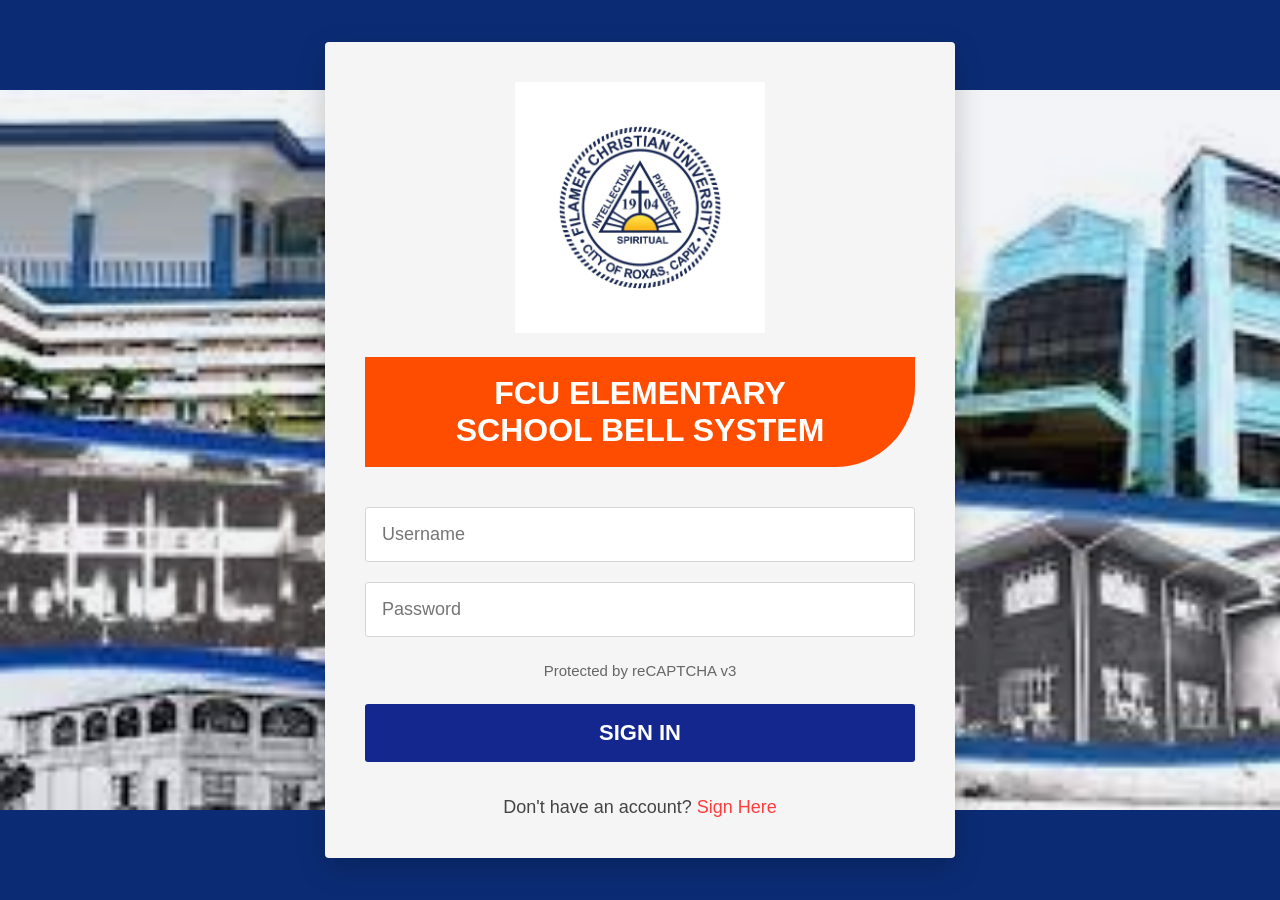
<file: new UI/index.html>
<!DOCTYPE html>
<html lang="en">
<head>
  <meta charset="UTF-8" />
  <meta name="viewport" content="width=device-width, initial-scale=1.0" />
  <title>FCU Bell System</title>
  <link rel="stylesheet" href="https://cdnjs.cloudflare.com/ajax/libs/font-awesome/6.5.1/css/all.min.css" />
  <style>
    * {
      margin: 0;
      padding: 0;
      box-sizing: border-box;
      font-family: Arial, Helvetica, sans-serif;
    }

    body {
      background: #eef3fa;
    }

    body[data-appearance="dark"] {
      background: #111827;
      color: #e5e7eb;
    }

    body[data-appearance="dark"] .dashboard-page,
    body[data-appearance="dark"] .table-section,
    body[data-appearance="dark"] .action-panel,
    body[data-appearance="dark"] .card,
    body[data-appearance="dark"] .sidebar {
      background: #1f2937;
      color: #e5e7eb;
    }

    body[data-appearance="dark"] h2,
    body[data-appearance="dark"] h3,
    body[data-appearance="dark"] .page-title h2,
    body[data-appearance="dark"] .card p {
      color: #f9fafb;
    }

    body[data-appearance="dark"] .schedule-form,
    body[data-appearance="dark"] thead {
      background: #111827;
    }

    body[data-appearance="dark"] .menu a,
    body[data-appearance="dark"] .profile-settings-link,
    body[data-appearance="dark"] .page-title p,
    body[data-appearance="dark"] .card h3,
    body[data-appearance="dark"] .feature-card p,
    body[data-appearance="dark"] .flow-card p,
    body[data-appearance="dark"] .manual-list,
    body[data-appearance="dark"] .settings-checkbox,
    body[data-appearance="dark"] th,
    body[data-appearance="dark"] td {
      color: #e5e7eb;
    }

    body[data-appearance="dark"] .feature-card,
    body[data-appearance="dark"] .flow-card,
    body[data-appearance="dark"] .manual-card {
      background: #374151;
      border-color: #4b5563;
    }

    body[data-appearance="dark"] .form-row input,
    body[data-appearance="dark"] .form-row select,
    body[data-appearance="dark"] .settings-group input,
    body[data-appearance="dark"] .settings-group textarea,
    body[data-appearance="dark"] .settings-group select {
      background: #374151;
      color: #f9fafb;
      border-color: #6b7280;
    }

    body[data-appearance="dark"] input::placeholder,
    body[data-appearance="dark"] textarea::placeholder {
      color: #cbd5e1;
    }

    body[data-appearance="dark"] .message {
      color: #d1d5db;
    }

    body[data-appearance="dark"] .message.success {
      color: #86efac;
    }

    body[data-appearance="dark"] .message.error {
      color: #fca5a5;
    }

    .login-page {
      height: 100vh;
      display: flex;
      justify-content: center;
      align-items: center;
      overflow: hidden;
      position: relative;
      background: #0b2c75;
    }

    .background {
      position: absolute;
      width: 100%;
      height: 80%;
      background: url(building.jpg);
      background-size: cover;
      opacity: 0.95;
    }

    .login-container {
      position: relative;
      width: 630px;
      background: #f5f5f5;
      padding: 40px;
      border-radius: 4px;
      z-index: 10;
      box-shadow: 0 10px 30px rgba(0, 0, 0, 0.2);
    }

    .logo-section {
      text-align: center;
      margin-bottom: 20px;
    }

    .logo-section img {
      width: 250px;
      max-width: 100%;
    }

    .portal-title {
      background: #ff4d00;
      color: white;
      font-size: 32px;
      font-weight: bold;
      text-align: center;
      padding: 18px;
      border-radius: 0 0 80px 0;
      margin-bottom: 40px;
    }

    .input-group {
      margin-bottom: 20px;
    }

    .input-group input {
      width: 100%;
      padding: 16px;
      border: 1px solid #d6d6d6;
      background: white;
      font-size: 18px;
      border-radius: 3px;
      outline: none;
    }

    .input-group input:focus {
      border-color: #0b2c75;
    }

    .captcha-text {
      text-align: center;
      color: #666;
      margin: 25px 0;
      font-size: 15px;
    }

    .login-btn {
      width: 100%;
      background: #13278f;
      color: white;
      border: none;
      padding: 16px;
      font-size: 22px;
      font-weight: bold;
      cursor: pointer;
      border-radius: 3px;
      transition: 0.3s;
    }

    .login-btn:hover {
      background: #0b1f6d;
    }

    .footer-text {
      text-align: center;
      margin-top: 35px;
      color: #444;
      font-size: 18px;
    }

    .footer-text span {
      color: #ff3d3d;
      cursor: pointer;
    }

    .dashboard-page {
      display: none;
      background: #eef3fa;
      min-height: 100vh;
    }

    .view-section {
      display: none;
    }

    .view-section.active {
      display: block;
    }

    .sidebar {
      width: 260px;
      background: white;
      display: flex;
      flex-direction: column;
      justify-content: space-between;
      border-right: 1px solid #ddd;
      position: fixed;
      height: 100vh;
    }

    .profile-section {
      text-align: center;
      padding: 40px 30px;
    }

    .profile-section img {
      width: 80px;
      height: 80px;
      border-radius: 50%;
      object-fit: cover;
      margin-bottom: 15px;
      border: 4px solid #0b3b8f;
    }

    .profile-section h2 {
      font-size: 22px;
      color: #0b3b8f;
      line-height: 1.4;
    }

    .profile-settings-link {
      display: inline-flex;
      align-items: center;
      gap: 6px;
      margin-top: 8px;
      color: #64748b;
      font-size: 13px;
      text-decoration: none;
    }

    .profile-settings-link:hover {
      color: #0b3b8f;
      text-decoration: underline;
    }

    .settings-avatar {
      display: flex;
      align-items: center;
      gap: 16px;
      margin-bottom: 18px;
    }

    .settings-avatar img {
      width: 72px;
      height: 72px;
      border-radius: 50%;
      object-fit: cover;
      border: 3px solid #0b3b8f;
    }

    .settings-group {
      margin-bottom: 24px;
    }

    .settings-group h3 {
      margin-bottom: 14px;
      color: #0b3b8f;
      font-size: 18px;
    }

    .settings-group input[type="email"],
    .settings-group input[type="tel"],
    .settings-group input[type="password"],
    .settings-group textarea,
    .settings-group select {
      width: 100%;
      min-width: 0;
      padding: 12px;
      border: 1px solid #cbd5e1;
      border-radius: 8px;
      font-size: 15px;
      background: white;
    }

    .settings-group textarea {
      min-height: 90px;
      resize: vertical;
    }

    .settings-checkbox {
      display: flex;
      align-items: center;
      gap: 8px;
      margin: 10px 0;
      color: #334155;
      font-size: 15px;
    }

    .menu {
      padding: 10px;
    }

    .menu a {
      display: flex;
      align-items: center;
      gap: 12px;
      text-decoration: none;
      color: #333;
      padding: 16px 18px;
      margin-bottom: 10px;
      border-radius: 12px;
      transition: 0.3s;
      font-size: 17px;
    }

    .menu a:hover {
      background: #0b3b8f;
      color: white;
    }

    .menu .active {
      background: #0b3b8f;
      color: white;
    }

    .logout {
      padding: 20px;
    }

    .logout a {
      display: flex;
      align-items: center;
      justify-content: center;
      gap: 10px;
      background: #e63946;
      color: white;
      text-decoration: none;
      padding: 14px;
      border-radius: 12px;
      transition: 0.3s;
    }

    .logout a:hover {
      background: #c71f2d;
    }

    .main-content {
      margin-left: 260px;
      width: calc(100% - 260px);
    }

    .page-title {
      padding: 30px;
    }

    .page-title h2 {
      font-size: 36px;
      color: #1e293b;
      margin-bottom: 10px;
    }

    .page-title p {
      color: #64748b;
      font-size: 18px;
    }

    .cards {
      display: grid;
      grid-template-columns: repeat(auto-fit, minmax(220px, 1fr));
      gap: 20px;
      padding: 0 30px;
    }

    .card {
      background: white;
      padding: 25px;
      border-radius: 20px;
      box-shadow: 0 3px 10px rgba(0, 0, 0, 0.08);
    }

    .card i {
      font-size: 28px;
      margin-bottom: 15px;
    }

    .card h3 {
      color: #64748b;
      margin-bottom: 10px;
      font-size: 18px;
    }

    .card p {
      font-size: 24px;
      font-weight: bold;
      color: #1e293b;
    }

    .feature-section {
      margin: 30px;
      background: white;
      padding: 30px;
      border-radius: 20px;
      box-shadow: 0 3px 10px rgba(0, 0, 0, 0.08);
    }

    .feature-section h2,
    .table-section h2 {
      margin-bottom: 25px;
      color: #1e293b;
    }

    .feature-grid {
      display: grid;
      grid-template-columns: repeat(auto-fit, minmax(220px, 1fr));
      gap: 16px;
    }

    .feature-card {
      background: #f8fafc;
      border: 1px solid #e2e8f0;
      border-radius: 14px;
      padding: 18px;
    }

    .feature-card i {
      color: #0b3b8f;
      font-size: 22px;
      margin-bottom: 10px;
    }

    .feature-card h3 {
      margin-bottom: 8px;
      color: #0f172a;
    }

    .feature-card p {
      color: #64748b;
      line-height: 1.5;
    }

    .action-panel {
      margin: 30px;
      background: white;
      padding: 24px 30px;
      border-radius: 20px;
      box-shadow: 0 3px 10px rgba(0, 0, 0, 0.08);
    }

    .action-panel h2 {
      margin-bottom: 16px;
      color: #1e293b;
    }

    .action-buttons {
      display: flex;
      flex-wrap: wrap;
      gap: 12px;
    }

    .danger-btn {
      background: #e11d48;
    }

    .danger-btn:hover {
      background: #be123c;
    }

    .table-section {
      margin: 30px;
      background: white;
      padding: 30px;
      border-radius: 20px;
      box-shadow: 0 3px 10px rgba(0, 0, 0, 0.08);
    }

    .section-heading {
      display: flex;
      justify-content: space-between;
      align-items: center;
      gap: 12px;
      margin-bottom: 18px;
    }

    .schedule-form {
      background: #f8fafc;
      border: 1px solid #e2e8f0;
      border-radius: 12px;
      padding: 16px;
      margin-bottom: 16px;
    }

    .form-row {
      display: grid;
      grid-template-columns: repeat(auto-fit, minmax(180px, 1fr));
      gap: 12px;
    }

    .form-row input {
      min-width: 0;
      padding: 12px;
      border: 1px solid #cbd5e1;
      border-radius: 8px;
      font-size: 15px;
    }

    .form-row select {
      min-width: 0;
      padding: 12px;
      border: 1px solid #cbd5e1;
      border-radius: 8px;
      font-size: 15px;
      background: white;
    }

    .settings-checkbox {
      display: flex;
      align-items: center;
      gap: 8px;
      margin-top: 16px;
      color: #334155;
      font-size: 15px;
    }

    .form-actions {
      display: flex;
      gap: 10px;
      margin-top: 12px;
    }

    .secondary-btn {
      background: #64748b;
    }

    .secondary-btn:hover {
      background: #475569;
    }

    .message {
      margin-bottom: 12px;
      font-size: 14px;
    }

    .message.success {
      color: #166534;
    }

    .message.error {
      color: #b91c1c;
    }

    .empty-state {
      text-align: center;
      color: #64748b;
      padding: 20px;
    }

    .new-schedule-row {
      background: #ecfdf5;
    }

    .edit-btn,
    .delete-btn {
      margin-right: 8px;
      padding: 8px 12px;
    }

    .delete-btn {
      background: #e11d48;
    }

    .delete-btn:hover {
      background: #be123c;
    }

    table {
      width: 100%;
      border-collapse: collapse;
    }

    thead {
      background: #f1f5f9;
    }

    th, td {
      padding: 16px;
      text-align: left;
      border-bottom: 1px solid #ddd;
    }

    button {
      background: #0b3b8f;
      color: white;
      border: none;
      padding: 10px 16px;
      border-radius: 8px;
      cursor: pointer;
      transition: 0.3s;
    }

    button:hover {
      background: #072d6f;
    }

    .status-badge {
      display: inline-block;
      padding: 6px 10px;
      border-radius: 999px;
      font-size: 13px;
      font-weight: bold;
    }

    .status-badge.active {
      background: #dcfce7;
      color: #166534;
    }

    .status-badge.pending {
      background: #fef3c7;
      color: #92400e;
    }

    .manual-list {
      padding-left: 20px;
      line-height: 1.8;
      color: #334155;
    }

    .manual-card {
      background: #f8fafc;
      border: 1px solid #e2e8f0;
      border-radius: 12px;
      padding: 16px;
      margin-bottom: 12px;
    }

    .manual-card h3 {
      margin-bottom: 8px;
      color: #0b3b8f;
    }

    .flowchart-section {
      margin: 30px;
      background: white;
      padding: 30px;
      border-radius: 20px;
      box-shadow: 0 3px 10px rgba(0, 0, 0, 0.08);
    }

    .flow-grid {
      display: grid;
      grid-template-columns: repeat(auto-fit, minmax(180px, 1fr));
      gap: 16px;
      align-items: center;
    }

    .flow-card {
      background: #f8fafc;
      border: 1px solid #e2e8f0;
      border-radius: 14px;
      padding: 18px;
      text-align: center;
    }

    .flow-card i {
      color: #0b3b8f;
      font-size: 24px;
      margin-bottom: 10px;
    }

    .flow-card h3 {
      margin-bottom: 8px;
      color: #0f172a;
    }

    .flow-card p {
      color: #64748b;
      line-height: 1.5;
    }

    .flow-arrow {
      text-align: center;
      color: #0b3b8f;
      font-size: 24px;
    }

    @media (max-width: 900px) {
      .sidebar {
        width: 100%;
        height: auto;
        position: relative;
      }

      .main-content {
        margin-left: 0;
        width: 100%;
      }

      .dashboard-page {
        flex-direction: column;
      }

      .login-container {
        width: 95%;
        padding: 25px;
      }

      .portal-title {
        font-size: 24px;
      }
    }
  </style>
</head>
<body>
  <section class="login-page" id="login-page">
    <div class="background"></div>
    <div class="login-container">
      <div class="logo-section">
        <img src="FCU.jpg" alt="Logo" />
      </div>
      <div class="portal-title">
        FCU ELEMENTARY
        <center>SCHOOL BELL SYSTEM</center>
      </div>
      <form id="login-form">
        <div class="input-group">
          <input type="text" placeholder="Username" required />
        </div>
        <div class="input-group">
          <input type="password" placeholder="Password" required />
        </div>
        <div class="captcha-text">Protected by reCAPTCHA v3</div>
        <button type="submit" class="login-btn">SIGN IN</button>
      </form>
      <div class="footer-text">
        Don't have an account?
        <span>Sign Here</span>
      </div>
    </div>
  </section>

  <section class="dashboard-page" id="dashboard-page">
    <aside class="sidebar">
      <div>
        <div class="profile-section">
          <img id="profile-avatar" src="pfp.jpg" alt="Profile" />
          <h2>ADMIN</h2>
          <a href="#" class="profile-settings-link" data-view="settings-view">
            <i class="fa-solid fa-gear"></i>
            Settings
          </a>
        </div>

        <nav class="menu">
          <a href="#" class="active" data-view="dashboard-view">
            <i class="fa-solid fa-gauge"></i>
            Dashboard
          </a>
          <a href="#" data-view="schedule-view">
            <i class="fa-solid fa-calendar-days"></i>
            Schedule
          </a>
          <a href="#" data-view="user-view">
            <i class="fa-solid fa-person"></i>
            User Management
          </a>
          <a href="#" data-view="activity-view">
            <i class="fa-solid fa-clock"></i>
            Activity Logs
          </a>
          <a href="#" data-view="manual-view">
            <i class="fa-solid fa-hand"></i>
            Manual
          </a>
        </nav>
      </div>

      <div class="logout">
        <a href="#" id="logout-link">
          <i class="fa-solid fa-right-from-bracket"></i>
          Sign Out
        </a>
      </div>
    </aside>

    <main class="main-content">
      <section class="view-section active" id="dashboard-view">
        <section class="page-title">
          <h2>Smart School Bell Automation System</h2>
          <p>FCU Elementary Department – Web Dashboard</p>
        </section>

        <section class="cards">
          <div class="card">
            <i class="fa-regular fa-clock"></i>
            <h3>Current Time</h3>
            <p id="current-time">--</p>
          </div>
          <div class="card">
            <i class="fa-regular fa-bell"></i>
            <h3>Next Bell</h3>
            <p id="next-bell">--</p>
          </div>
          <!-- <div class="card">
            <i class="fa-solid fa-battery-three-quarters"></i>
            <h3>Battery Status</h3>
            <p id="battery-status">85% (Normal)</p>
          </div> -->
          <div class="card">
            <i class="fa-solid fa-gear"></i>
            <h3>System Mode</h3>
            <p id="system-mode">Automatic</p>
          </div>
        </section>

        <section class="action-panel">
          <h2>System Controls</h2>
          <div class="action-buttons">
            <button type="button" id="manual-override-btn">Manual Override</button>
            <button type="button" id="emergency-btn" class="danger-btn">Emergency Detection</button>
            <button type="button" id="backup-btn" class="secondary-btn">Backup & Restore</button>
          </div>
          <p id="action-message" class="message"></p>
        </section>

        <section class="table-section">
          <div class="section-heading">
            <h2>Bell Schedule & Custom Audio</h2>
          </div>

          <form id="schedule-form" class="schedule-form">
            <input type="hidden" id="edit-id" />
            <div class="form-row">
              <input type="text" id="schedule-time" placeholder="HH:MM" inputmode="numeric" maxlength="5" required />
              <select id="schedule-period" required>
                <option value="AM">AM</option>
                <option value="NN">NN</option>
                <option value="PM">PM</option>
              </select>
              <input type="text" id="schedule-description" placeholder="Description" required />
              <!-- <input type="text" id="schedule-audio" placeholder="Audio File name (optional)" /> -->
              <input type="file" id="schedule-audio-file" accept="audio/*" />
            </div>
            <div class="form-actions">
              <button type="submit" id="save-schedule-btn">Save Schedule</button>
              <button type="button" id="cancel-edit-btn" class="secondary-btn">Cancel</button>
            </div>
          </form>

          <p id="schedule-message" class="message"></p>

          <table>
            <thead>
              <tr>
                <th>Time</th>
                <th>Description</th>
                <th>Audio File</th>
                <th>Action</th>
              </tr>
            </thead>
            <tbody id="schedule-body"></tbody>
          </table>
        </section>
      </section>

      <section class="view-section" id="schedule-view">
        <section class="page-title">
          <h2>Bell Schedule</h2>
          <p>View and manage class transition times</p>
        </section>

        <section class="cards">
          <div class="card">
            <i class="fa-regular fa-clock"></i>
            <h3>Next Bell</h3>
            <p id="schedule-next-bell">--</p>
          </div>
          <div class="card">
            <i class="fa-solid fa-bell"></i>
            <h3>Audio Mode</h3>
            <p>Auto</p>
          </div>
          <div class="card">
            <i class="fa-solid fa-list-ol"></i>
            <h3>Scheduled Events</h3>
            <p id="schedule-count">0</p>
          </div>
        </section>

        <section class="table-section">
          <h2>Daily Bell Timetable</h2>
          <table>
            <thead>
              <tr>
                <th>Time</th>
                <th>Event</th>
                <th>Audio</th>
              </tr>
            </thead>
            <tbody id="schedule-list-body"></tbody>
          </table>
        </section>
      </section>

      <section class="view-section" id="user-view">
        <section class="page-title">
          <h2>User Management</h2>
          <p>Manage staff accounts and access permissions</p>
        </section>

        <section class="cards">
          <div class="card">
            <i class="fa-solid fa-users"></i>
            <h3>Total Users</h3>
            <p>12</p>
          </div>
          <div class="card">
            <i class="fa-solid fa-user-shield"></i>
            <h3>Admin Accounts</h3>
            <p>3</p>
          </div>
          <div class="card">
            <i class="fa-solid fa-circle-check"></i>
            <h3>Active Users</h3>
            <p>10</p>
          </div>
        </section>

        <section class="table-section">
          <h2>Account Overview</h2>
          <table>
            <thead>
              <tr>
                <th>Name</th>
                <th>Role</th>
                <th>Status</th>
                <th>Last Login</th>
                <th>Action</th>
              </tr>
            </thead>
            <tbody>
              <tr>
                <td>Maria Santos</td>
                <td>Administrator</td>
                <td><span class="status-badge active">Active</span></td>
                <td>Today, 07:20 AM</td>
                <td><button>Edit</button></td>
              </tr>
              <tr>
                <td>John Cruz</td>
                <td>Staff</td>
                <td><span class="status-badge active">Active</span></td>
                <td>Yesterday, 04:15 PM</td>
                <td><button>Edit</button></td>
              </tr>
              <tr>
                <td>Rosa Dela Vega</td>
                <td>Viewer</td>
                <td><span class="status-badge pending">Pending</span></td>
                <td>Never</td>
                <td><button>Approve</button></td>
              </tr>
            </tbody>
          </table>
        </section>
      </section>

      <section class="view-section" id="activity-view">
        <section class="page-title">
          <h2>Activity Logs</h2>
          <p>Monitor recent system events and admin actions</p>
        </section>

        <section class="cards">
          <div class="card">
            <i class="fa-solid fa-list-check"></i>
            <h3>Today's Actions</h3>
            <p>18</p>
          </div>
          <div class="card">
            <i class="fa-solid fa-triangle-exclamation"></i>
            <h3>Alerts</h3>
            <p>2</p>
          </div>
          <div class="card">
            <i class="fa-solid fa-rotate-right"></i>
            <h3>Last Sync</h3>
            <p>08:15 AM</p>
          </div>
        </section>

        <section class="table-section">
          <h2>Recent Activity</h2>
          <table>
            <thead>
              <tr>
                <th>Time</th>
                <th>Activity</th>
                <th>Performed By</th>
                <th>Status</th>
              </tr>
            </thead>
            <tbody>
              <tr>
                <td>07:20 AM</td>
                <td>Updated morning bell schedule</td>
                <td>Maria Santos</td>
                <td><span class="status-badge active">Success</span></td>
              </tr>
              <tr>
                <td>06:45 AM</td>
                <td>Manual bell test executed</td>
                <td>John Cruz</td>
                <td><span class="status-badge active">Success</span></td>
              </tr>
              <tr>
                <td>06:10 AM</td>
                <td>Low battery warning acknowledged</td>
                <td>System</td>
                <td><span class="status-badge pending">Needs Attention</span></td>
              </tr>
            </tbody>
          </table>
        </section>
      </section>

      <section class="view-section" id="manual-view">
        <section class="page-title">
          <h2>System Manual</h2>
          <p>Quick guide for daily operation and support</p>
        </section>

        <section class="table-section">
          <h2>How to Use the System</h2>
          <ol class="manual-list">
            <li>Sign in with your assigned username and password.</li>
            <li>Open the Schedule page to review and edit bell times.</li>
            <li>Use User Management to add or update staff accounts.</li>
            <li>Check Activity Logs for recent system events and alerts.</li>
            <li>Run a manual bell test when needed from the control panel.</li>
          </ol>
        </section>

        <section class="table-section">
          <h2>Frequently Asked Questions</h2>
          <div class="manual-card">
            <h3>Can I change the bell audio?</h3>
            <p>Yes. Open the Schedule page and select the bell entry you want to update.</p>
          </div>
          <div class="manual-card">
            <h3>What should I do if the system shows a warning?</h3>
            <p>Check the Activity Logs and confirm the system status before taking action.</p>
          </div>
        </section>
      </section>

      <section class="view-section" id="settings-view">
        <section class="page-title">
          <h2>Settings</h2>
          <p>Manage your account and system preferences</p>
        </section>

        <section class="table-section">
          <h2>Account Settings</h2>
          <form id="settings-form" class="schedule-form">
            <div class="settings-group">
              <h3>Profile Information</h3>
              <div class="settings-avatar">
                <img id="settings-avatar-preview" src="pfp.jpg" alt="Profile preview" />
                <div>
                  <input type="file" id="settings-avatar" accept="image/*" />
                  <p class="message">Choose a new profile picture.</p>
                </div>
              </div>
              <div class="form-row">
                <input type="text" id="settings-display-name" placeholder="Display name" required />
                <input type="email" id="settings-email" placeholder="Contact email" required />
                <input type="tel" id="settings-phone" placeholder="Phone number" />
              </div>
              <textarea id="settings-bio" placeholder="Bio"></textarea>
            </div>

            <div class="settings-group">
              <h3>Security &amp; Login</h3>
              <div class="form-row">
                <input type="password" id="settings-password" placeholder="New password" />
                <input type="password" id="settings-password-confirm" placeholder="Confirm new password" />
              </div>
              <div class="form-row">
                <input type="email" id="settings-recovery-email" placeholder="Recovery email" />
                <input type="tel" id="settings-recovery-phone" placeholder="Recovery phone" />
              </div>
              <label class="settings-checkbox">
                <input type="checkbox" id="settings-2fa" />
                Enable two-factor authentication (2FA)
              </label>
            </div>

            <div class="settings-group">
              <h3>Preferences</h3>
              <label class="settings-checkbox">
                <input type="checkbox" id="settings-email-notifications" />
                Email notifications
              </label>
              <label class="settings-checkbox">
                <input type="checkbox" id="settings-push-notifications" />
                Push notifications
              </label>
              <div class="form-row">
                <select id="settings-appearance" aria-label="Appearance">
                  <option value="light">Light mode</option>
                  <option value="dark">Dark mode</option>
                </select>
                <select id="settings-language" aria-label="Language">
                  <option value="en">English</option>
                  <option value="fil">Filipino</option>
                </select>
                <select id="settings-default-period" aria-label="Default schedule period">
                  <option value="AM">AM</option>
                  <option value="NN">NN</option>
                  <option value="PM">PM</option>
                </select>
              </div>
            </div>

            <div class="form-actions">
              <button type="submit">Save Settings</button>
            </div>
          </form>
          <p id="settings-message" class="message"></p>
        </section>
      </section>
    </main>
  </section>

  <script>
    const loginForm = document.getElementById("login-form");
    const loginPage = document.getElementById("login-page");
    const dashboardPage = document.getElementById("dashboard-page");
    const logoutLink = document.getElementById("logout-link");
    const navLinks = document.querySelectorAll(".menu a[data-view]");
    const viewLinks = document.querySelectorAll("[data-view]");
    const scheduleForm = document.getElementById("schedule-form");
    const scheduleBody = document.getElementById("schedule-body");
    const scheduleListBody = document.getElementById("schedule-list-body");
    const editIdInput = document.getElementById("edit-id");
    const scheduleTimeInput = document.getElementById("schedule-time");
    const schedulePeriodInput = document.getElementById("schedule-period");
    const scheduleDescriptionInput = document.getElementById("schedule-description");
    const scheduleAudioInput = document.getElementById("schedule-audio");
    const scheduleAudioFileInput = document.getElementById("schedule-audio-file");
    const cancelEditBtn = document.getElementById("cancel-edit-btn");
    const scheduleMessage = document.getElementById("schedule-message");
    const currentTimeDisplay = document.getElementById("current-time");
    const nextBellDisplay = document.getElementById("next-bell");
    const scheduleNextBellDisplay = document.getElementById("schedule-next-bell");
    const batteryStatusDisplay = document.getElementById("battery-status");
    const systemModeDisplay = document.getElementById("system-mode");
    const manualOverrideBtn = document.getElementById("manual-override-btn");
    const emergencyBtn = document.getElementById("emergency-btn");
    const backupBtn = document.getElementById("backup-btn");
    const actionMessage = document.getElementById("action-message");
    const scheduleCountDisplay = document.getElementById("schedule-count");
    const settingsForm = document.getElementById("settings-form");
    const settingsDisplayName = document.getElementById("settings-display-name");
    const settingsAvatar = document.getElementById("settings-avatar");
    const settingsAvatarPreview = document.getElementById("settings-avatar-preview");
    const settingsEmail = document.getElementById("settings-email");
    const settingsPhone = document.getElementById("settings-phone");
    const settingsBio = document.getElementById("settings-bio");
    const settingsPassword = document.getElementById("settings-password");
    const settingsPasswordConfirm = document.getElementById("settings-password-confirm");
    const settingsRecoveryEmail = document.getElementById("settings-recovery-email");
    const settingsRecoveryPhone = document.getElementById("settings-recovery-phone");
    const settings2fa = document.getElementById("settings-2fa");
    const settingsEmailNotifications = document.getElementById("settings-email-notifications");
    const settingsPushNotifications = document.getElementById("settings-push-notifications");
    const settingsAppearance = document.getElementById("settings-appearance");
    const settingsLanguage = document.getElementById("settings-language");
    const settingsDefaultPeriod = document.getElementById("settings-default-period");
    const settingsMessage = document.getElementById("settings-message");

    const defaultSchedules = [
      { id: 1, time: "07:45 AM", description: "Flag Ceremony", audio: "anthem.mp3" },
      { id: 2, time: "08:30 AM", description: "Start of Class", audio: "bell.mp3" },
      { id: 3, time: "10:00 AM", description: "Recess", audio: "recess.mp3" }
    ];
    let schedules;
    try {
      const savedSchedules = JSON.parse(localStorage.getItem("fcuBellSchedules") || "null");
      schedules = Array.isArray(savedSchedules)
        ? savedSchedules.map(({ audioData, ...schedule }) => schedule)
        : defaultSchedules;
    } catch {
      schedules = defaultSchedules;
      localStorage.removeItem("fcuBellSchedules");
    }
    let editingId = null;
    let highlightedScheduleId = null;

    function showDashboard() {
      loginPage.style.display = "none";
      dashboardPage.style.display = "flex";
      localStorage.setItem("fcuBellLoggedIn", "true");
    }

    function showLogin() {
      loginPage.style.display = "flex";
      dashboardPage.style.display = "none";
      localStorage.removeItem("fcuBellLoggedIn");
    }

    function showView(viewId) {
      document.querySelectorAll(".view-section").forEach((section) => {
        section.classList.toggle("active", section.id === viewId);
      });

      navLinks.forEach((link) => {
        link.classList.toggle("active", link.getAttribute("data-view") === viewId);
      });
    }

    function resetScheduleForm() {
      scheduleForm.reset();
      editIdInput.value = "";
      editingId = null;
      scheduleMessage.textContent = "";
    }

    function saveSchedules() {
      schedules = schedules.map(({ audioData, ...schedule }) => schedule);
      localStorage.setItem("fcuBellSchedules", JSON.stringify(schedules));
    }

    function renderSchedules() {
      scheduleBody.innerHTML = "";
      scheduleListBody.innerHTML = "";

      if (schedules.length === 0) {
        scheduleBody.innerHTML = '<tr><td colspan="4" class="empty-state">No bell schedules yet.</td></tr>';
        scheduleListBody.innerHTML = '<tr><td colspan="3" class="empty-state">No bell schedules yet.</td></tr>';
        saveSchedules();
        updateSummary();
        return;
      }

      schedules.forEach((item) => {
        const row = document.createElement("tr");
        row.id = `schedule-row-${item.id}`;
        if (item.id === highlightedScheduleId) row.classList.add("new-schedule-row");
        row.innerHTML = `
          <td>${item.time}</td>
          <td>${item.description}</td>
          <td>${item.audio}</td>
          <td>
            <button type="button" class="edit-btn" data-id="${item.id}">Edit</button>
            <button type="button" class="delete-btn" data-id="${item.id}">Delete</button>
          </td>
        `;
        scheduleBody.appendChild(row);

        const listRow = document.createElement("tr");
        listRow.innerHTML = `
          <td>${item.time}</td>
          <td>${item.description}</td>
          <td>${item.audio}</td>
        `;
        scheduleListBody.appendChild(listRow);
      });

      saveSchedules();
      updateSummary();
    }

    function updateSummary() {
      if (schedules.length > 0) {
        const next = schedules[0];
        nextBellDisplay.textContent = `${next.time} – ${next.description}`;
        scheduleNextBellDisplay.textContent = `${next.time} – ${next.description}`;
      } else {
        nextBellDisplay.textContent = "No schedule set";
        scheduleNextBellDisplay.textContent = "No schedule set";
      }

      scheduleCountDisplay.textContent = schedules.length;
    }

    function showMessage(message, type = "success") {
      scheduleMessage.textContent = message;
      scheduleMessage.className = `message ${type}`;
    }

    function loadSettings() {
      let settings;
      try {
        settings = JSON.parse(localStorage.getItem("fcuBellSettings") || "null") || {};
      } catch {
        settings = {};
      }
      settings = {
        displayName: "ADMIN",
        email: "",
        phone: "",
        bio: "",
        avatar: "pfp.jpg",
        recoveryEmail: "",
        recoveryPhone: "",
        twoFactor: false,
        emailNotifications: true,
        pushNotifications: false,
        appearance: "light",
        language: "en",
        defaultPeriod: "AM",
        ...settings
      };
      settingsDisplayName.value = settings.displayName;
      settingsEmail.value = settings.email;
      settingsPhone.value = settings.phone;
      settingsBio.value = settings.bio;
      settingsAvatarPreview.src = settings.avatar;
      document.getElementById("profile-avatar").src = settings.avatar;
      settingsRecoveryEmail.value = settings.recoveryEmail;
      settingsRecoveryPhone.value = settings.recoveryPhone;
      settings2fa.checked = settings.twoFactor;
      settingsEmailNotifications.checked = settings.emailNotifications;
      settingsPushNotifications.checked = settings.pushNotifications;
      settingsAppearance.value = settings.appearance;
      settingsLanguage.value = settings.language;
      settingsDefaultPeriod.value = settings.defaultPeriod;
      document.body.dataset.appearance = settings.appearance;
    }

    settingsAvatar.addEventListener("change", () => {
      const file = settingsAvatar.files[0];
      if (!file) return;
      const reader = new FileReader();
      reader.onload = () => {
        const image = new Image();
        image.onload = () => {
          const canvas = document.createElement("canvas");
          const scale = Math.min(1, 256 / Math.max(image.width, image.height));
          canvas.width = Math.max(1, Math.round(image.width * scale));
          canvas.height = Math.max(1, Math.round(image.height * scale));
          canvas.getContext("2d").drawImage(image, 0, 0, canvas.width, canvas.height);
          settingsAvatarPreview.src = canvas.toDataURL("image/jpeg", 0.8);
        };
        image.src = reader.result;
      };
      reader.readAsDataURL(file);
    });

    window.addEventListener("error", (event) => {
      if (event.error) showMessage(`Schedule error: ${event.error.message}`, "error");
    });

    function showActionMessage(message, type = "success") {
      actionMessage.textContent = message;
      actionMessage.className = `message ${type}`;
    }

    function updateDashboardStatus() {
      const now = new Date();
      currentTimeDisplay.textContent = now.toLocaleTimeString([], { hour: "2-digit", minute: "2-digit", second: "2-digit" });
    }

    function formatScheduleTime(time, period) {
      const cleanedTime = time.trim();
      const match = cleanedTime.match(/^(\d{1,2}):?(\d{2})$/);
      if (!match) return "";

      const hours = Number(match[1]);
      const minutes = Number(match[2]);
      if (hours > 23 || minutes > 59) return "";
      let displayHours = hours % 12 || 12;
      return `${String(displayHours).padStart(2, "0")}:${String(minutes).padStart(2, "0")} ${period}`;
    }

    function loadScheduleTime(value) {
      const match = value.match(/^(\d{1,2}):(\d{2})\s*(AM|NN|PM)$/i);
      if (!match) return;

      let hours = Number(match[1]);
      const minutes = match[2];
      const period = match[3].toUpperCase();
      if (period === "PM" && hours < 12) hours += 12;
      if (period === "AM" && hours === 12) hours = 0;
      scheduleTimeInput.value = `${String(hours).padStart(2, "0")}:${minutes}`;
      schedulePeriodInput.value = period;
    }

    async function addOrUpdateSchedule(e) {
      e.preventDefault();
      let formattedTime;
      let description;
      let audio;
      try {
        const time = scheduleTimeInput.value;
        const period = schedulePeriodInput?.value || "AM";
        formattedTime = time ? formatScheduleTime(time, period) : "";
        description = scheduleDescriptionInput.value.trim();
        const selectedAudio = scheduleAudioFileInput.files[0];
        const typedAudio = scheduleAudioInput?.value.trim() || "";
        const existingAudio = editingId ? schedules.find((item) => item.id === editingId)?.audio : "";

        if (!formattedTime || !description) {
          showMessage("Please provide a valid time, period, and description.", "error");
          return;
        }

        audio = typedAudio || existingAudio || "No audio selected";
        if (selectedAudio) {
          audio = selectedAudio.name;
        }
      } catch (error) {
        showMessage(`Could not save schedule: ${error.message}`, "error");
        return;
      }

      try {
        const wasEditing = Boolean(editingId);
        highlightedScheduleId = editingId || Date.now();

        if (editingId) {
          schedules = schedules.map((item) =>
            item.id === editingId ? { ...item, time: formattedTime, description, audio } : item
          );
        } else {
          schedules.unshift({ id: highlightedScheduleId, time: formattedTime, description, audio });
        }

        saveSchedules();
        renderSchedules();
        resetScheduleForm();
        showMessage(wasEditing ? "Schedule updated successfully." : "Schedule added successfully.");
        const visibleRow = document.getElementById(`schedule-row-${highlightedScheduleId}`);
        if (visibleRow) visibleRow.scrollIntoView({ behavior: "smooth", block: "center" });
      } catch (error) {
        showMessage(`Could not save schedule: ${error.message}`, "error");
      }
    }

    function startEditSchedule(id) {
      const item = schedules.find((entry) => entry.id === id);
      if (!item) return;

      editingId = id;
      editIdInput.value = id;
      loadScheduleTime(item.time);
      scheduleDescriptionInput.value = item.description;
      if (scheduleAudioInput) scheduleAudioInput.value = item.audio;
      scheduleTimeInput.focus();
      showMessage("Editing schedule entry.");
      showView("dashboard-view");
    }

    function deleteSchedule(id) {
      schedules = schedules.filter((item) => item.id !== id);
      if (editingId === id) {
        resetScheduleForm();
      }
      renderSchedules();
      showMessage("Schedule deleted successfully.");
    }

    function triggerManualOverride() {
      systemModeDisplay.textContent = "Manual Override";
      if (batteryStatusDisplay) batteryStatusDisplay.textContent = "92% (Active)";
      showActionMessage("Manual bell override triggered successfully.");
      logEvent("Manual override executed");
    }

    function triggerEmergencyDetection() {
      systemModeDisplay.textContent = "Emergency";
      if (batteryStatusDisplay) batteryStatusDisplay.textContent = "100% (Backup)";
      showActionMessage("Emergency alert mode activated.");
      logEvent("Emergency detection activated");
    }

    function backupAndRestore() {
      saveSchedules();
      showActionMessage("Backup restored and schedules saved.");
      logEvent("Backup and restore completed");
    }

    function logEvent(message) {
      const logs = JSON.parse(localStorage.getItem("fcuBellLogs") || "[]");
      logs.unshift({ time: new Date().toLocaleString(), message });
      localStorage.setItem("fcuBellLogs", JSON.stringify(logs.slice(0, 20)));
    }

    loginForm.addEventListener("submit", (e) => {
      e.preventDefault();
      showDashboard();
      showView("dashboard-view");
    });

    logoutLink.addEventListener("click", (e) => {
      e.preventDefault();
      showLogin();
    });

    viewLinks.forEach((link) => {
      link.addEventListener("click", (e) => {
        e.preventDefault();
        showView(link.getAttribute("data-view"));
      });
    });

    settingsForm.addEventListener("submit", (e) => {
      e.preventDefault();
      if (settingsPassword.value && settingsPassword.value !== settingsPasswordConfirm.value) {
        settingsMessage.textContent = "Passwords do not match.";
        settingsMessage.className = "message error";
        return;
      }
      const settings = {
        displayName: settingsDisplayName.value.trim(),
        email: settingsEmail.value.trim(),
        phone: settingsPhone.value.trim(),
        bio: settingsBio.value.trim(),
        avatar: settingsAvatarPreview.src,
        recoveryEmail: settingsRecoveryEmail.value.trim(),
        recoveryPhone: settingsRecoveryPhone.value.trim(),
        twoFactor: settings2fa.checked,
        emailNotifications: settingsEmailNotifications.checked,
        pushNotifications: settingsPushNotifications.checked,
        appearance: settingsAppearance.value,
        language: settingsLanguage.value,
        defaultPeriod: settingsDefaultPeriod.value,
      };
      if (!settings.displayName) return;
      if (settingsPassword.value) settings.passwordUpdatedAt = new Date().toISOString();
      try {
        localStorage.setItem("fcuBellSettings", JSON.stringify(settings));
      } catch {
        settings.avatar = "pfp.jpg";
        localStorage.setItem("fcuBellSettings", JSON.stringify(settings));
        settingsAvatarPreview.src = settings.avatar;
      }
      document.querySelector(".profile-section h2").textContent = settings.displayName;
      document.getElementById("profile-avatar").src = settings.avatar;
      document.body.dataset.appearance = settings.appearance;
      settingsPassword.value = "";
      settingsPasswordConfirm.value = "";
      settingsMessage.textContent = "Settings saved successfully.";
      settingsMessage.className = "message success";
    });

    scheduleForm.addEventListener("submit", addOrUpdateSchedule);

    scheduleTimeInput.addEventListener("input", () => {
      scheduleTimeInput.value = scheduleTimeInput.value.replace(/[^0-9:]/g, "").slice(0, 5);
    });

    cancelEditBtn.addEventListener("click", resetScheduleForm);

    manualOverrideBtn.addEventListener("click", triggerManualOverride);
    emergencyBtn.addEventListener("click", triggerEmergencyDetection);
    backupBtn.addEventListener("click", backupAndRestore);

    document.addEventListener("click", (e) => {
      const button = e.target.closest("button");
      if (!button) return;

      const id = Number(button.getAttribute("data-id"));
      if (button.classList.contains("edit-btn")) {
        startEditSchedule(id);
      } else if (button.classList.contains("delete-btn")) {
        deleteSchedule(id);
      }
    });

    setInterval(updateDashboardStatus, 1000);
    renderSchedules();
    updateDashboardStatus();
    loadSettings();
    document.querySelector(".profile-section h2").textContent = settingsDisplayName.value;

    if (localStorage.getItem("fcuBellLoggedIn") === "true") {
      showDashboard();
      showView("dashboard-view");
    } else {
      showLogin();
    }
  </script>
</body>
</html>
</file>
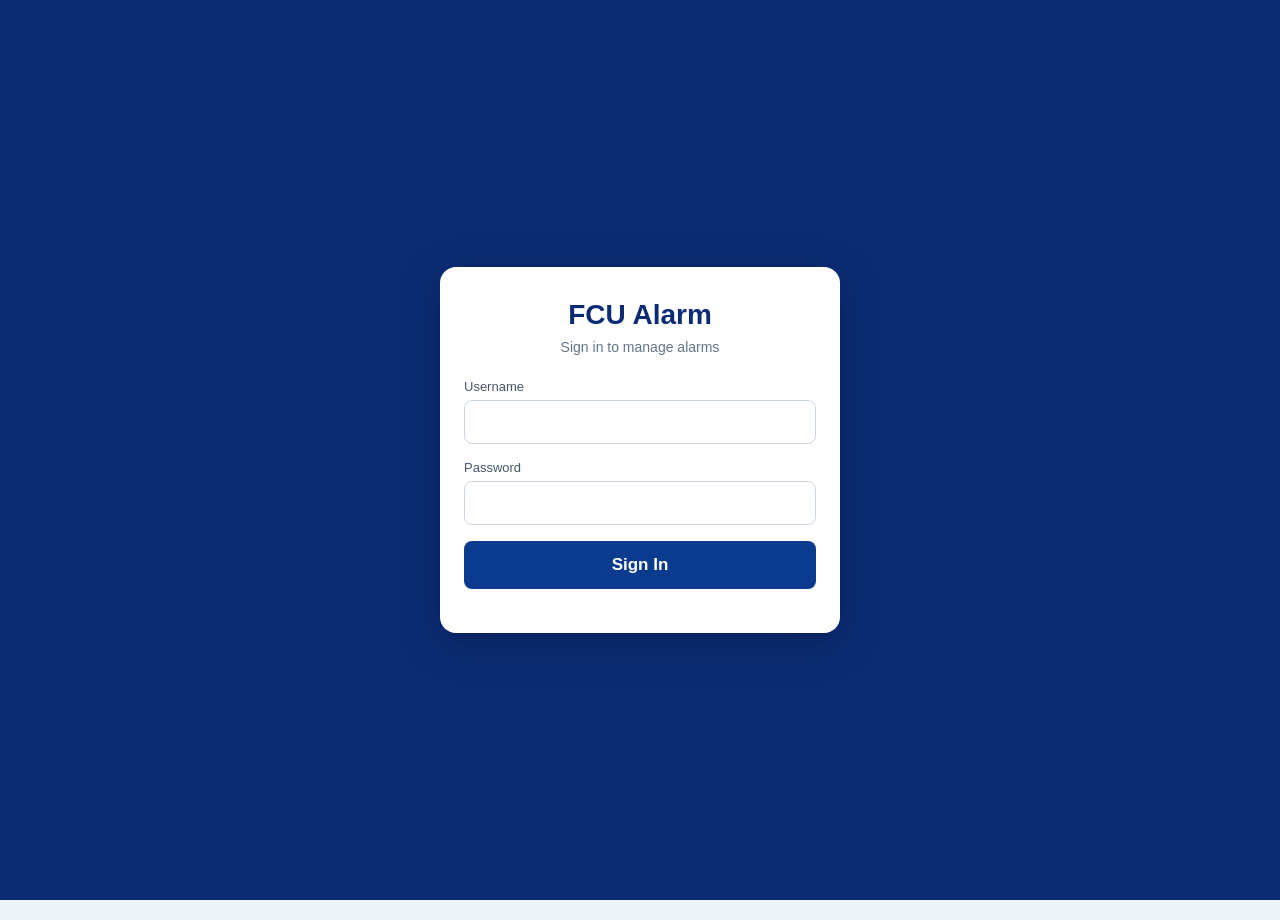
<file: ui/index.html>
<!DOCTYPE html>
<html lang="en">
<head>
<meta charset="UTF-8" />
<meta name="viewport" content="width=device-width, initial-scale=1.0" />
<title>FCU Alarm Clock</title>
<style>
  * { margin: 0; padding: 0; box-sizing: border-box; font-family: Arial, Helvetica, sans-serif; }
  body { background: #eef3fa; color: #1e293b; padding-bottom: 20px; }

  /* ---------- Login ---------- */
  .login-page { background: #0b2c75; display: flex; justify-content: center; align-items: center; min-height: 100vh; padding: 20px; }
  .login-card { width: 100%; max-width: 400px; background: #fff; border-radius: 16px; padding: 32px 24px; box-shadow: 0 10px 40px rgba(0,0,0,0.25); }
  .login-card h1 { text-align: center; color: #0b2c75; font-size: 28px; margin-bottom: 8px; }
  .login-card p { text-align: center; color: #64748b; font-size: 14px; margin-bottom: 24px; }
  .input-group { margin-bottom: 16px; }
  .input-group label { display: block; font-size: 13px; color: #475569; margin-bottom: 6px; }
  .input-group input { width: 100%; padding: 12px; border: 1px solid #cbd5e1; border-radius: 8px; font-size: 16px; }
  .login-btn { width: 100%; background: #0b3b8f; color: #fff; border: none; padding: 14px; border-radius: 8px; font-size: 17px; font-weight: bold; cursor: pointer; }
  .login-btn:hover { background: #072d6f; }
  .msg { margin-top: 12px; font-size: 13px; text-align: center; }
  .msg.error { color: #dc2626; }
  .msg.success { color: #16a34a; }

  /* ---------- App Shell ---------- */
  .app-shell { display: none; max-width: 1200px; margin: 0 auto; padding: 12px; }
  .app-shell.active { display: block; }
  .app-shell header { background: #fff; border-radius: 12px; padding: 12px; margin-bottom: 12px; box-shadow: 0 2px 8px rgba(0,0,0,0.06); display: flex; justify-content: space-between; align-items: center; flex-wrap: wrap; gap: 10px; }
  .app-shell h2 { font-size: 17px; font-weight: 700; color: #0b2c75; }
  .user-chip { font-size: 13px; color: #64748b; background: #f1f5f9; padding: 6px 14px; border-radius: 20px; }

  /* grid */
  .grid { display: grid; grid-template-columns: repeat(2, 1fr); gap: 10px; }
  .full { grid-column: 1 / -1; }

  /* cards */
  .card { background: #fff; border-radius: 12px; padding: 12px; box-shadow: 0 2px 8px rgba(0,0,0,0.06); margin-bottom: 10px; }
  .card h3 { font-size: 12px; color: #64748b; margin-bottom: 8px; text-transform: uppercase; letter-spacing: 0.5px; display: flex; justify-content: space-between; align-items: center; }

  /* clock */
  .clock-card { background: linear-gradient(135deg, #0b2c75, #0b3b8f); color: #fff; border-radius: 16px; padding: 16px; text-align: center; }
  .clock-card .big-time { font-size: 44px; font-weight: 800; letter-spacing: -2px; }
  .clock-card .big-date { font-size: 13px; opacity: 0.9; margin-top: 4px; }
  .clock-card .next-alarm { font-size: 15px; font-weight: 700; margin-top: 8px; }

  /* alarm list */
  .alarm-item { display: flex; align-items: center; justify-content: space-between; gap: 10px; padding: 8px 0; border-bottom: 1px solid #f1f5f9; }
  .alarm-item:last-child { border-bottom: none; }
  .alarm-info { flex: 1; min-width: 0; }
  .alarm-time { font-size: 18px; font-weight: 700; line-height: 1.2; }
  .alarm-label { font-size: 12px; color: #475569; margin-top: 1px; overflow: hidden; text-overflow: ellipsis; white-space: nowrap; }
  .alarm-days { display: flex; gap: 3px; margin-top: 4px; }
  .day-chip { display: inline-flex; align-items: center; justify-content: center; min-width: 16px; height: 16px; padding: 0 3px; border-radius: 4px; background: #f1f5f9; border: 1px solid #e2e8f0; color: #94a3b8; font-size: 9px; font-weight: 700; line-height: 1; }
  .day-chip.on { background: #0b3b8f; border-color: #0b3b8f; color: #fff; }
  .day-chip.tap { cursor: pointer; user-select: none; }
  .day-chip.tap:hover { border-color: #0b3b8f; }
  .toggle { position: relative; width: 44px; height: 24px; background: #cbd5e1; border-radius: 12px; cursor: pointer; }
  .toggle.on { background: #0b3b8f; }
  .toggle knob { position: absolute; top: 2px; left: 2px; width: 20px; height: 20px; background: #fff; border-radius: 50%; transition: left 0.2s; }
  .toggle.on knob { left: 22px; }

  /* add alarm quick bar */
  .add-bar { display: flex; gap: 6px; margin-bottom: 8px; flex-wrap: wrap; align-items: center; }
  .add-bar select { padding: 8px; border: 1px solid #cbd5e1; border-radius: 8px; font-size: 13px; min-width: 64px; }
  .add-bar input[type="text"] { padding: 8px; border: 1px solid #cbd5e1; border-radius: 8px; font-size: 13px; flex: 1; min-width: 120px; }

  /* days grid */
  .days-grid { display: grid; grid-template-columns: repeat(7, 1fr); gap: 6px; margin-bottom: 10px; }
  .day-btn { aspect-ratio: 1; border: 1px solid #cbd5e1; border-radius: 8px; background: #fff; font-size: 11px; font-weight: 700; cursor: pointer; color: #94a3b8; }
  .day-btn.selected { background: #0b3b8f; color: #fff; border-color: #0b3b8f; }

  /* lists */
  .list-item { display: flex; justify-content: space-between; align-items: center; padding: 8px 0; border-bottom: 1px solid #f1f5f9; font-size: 12px; }
  .list-item:last-child { border-bottom: none; }
  .empty { text-align: center; color: #94a3b8; padding: 14px 12px; font-size: 12px; }

  /* badges */
  .badge { display: inline-block; padding: 2px 8px; border-radius: 10px; font-size: 10px; font-weight: 700; }
  .badge.admin { background: #dbeafe; color: #1d4ed8; }
  .badge.staff { background: #fef3c7; color: #92400e; }
  .badge.active { background: #dcfce7; color: #166534; }

  .audit-row { font-family: monospace; font-size: 10px; padding: 4px 0; border-bottom: 1px solid #f1f5f9; color: #475569; }

  /* buttons */
  .btn { padding: 8px 12px; border-radius: 8px; border: none; font-size: 13px; font-weight: 700; cursor: pointer; }
  .btn.primary { background: #0b3b8f; color: #fff; }
  .btn.secondary { background: #f1f5f9; color: #334155; }
  .btn.danger { background: #dc2626; color: #fff; }
  .btn.sm { padding: 5px 10px; font-size: 11px; }

  /* stat cards */
  .stat { display: flex; flex-direction: column; gap: 4px; }
  .stat .v { font-size: 15px; font-weight: 700; }
  .stat .k { font-size: 11px; color: #64748b; }

  /* audio upload */
  .upload-bar { display: flex; gap: 8px; align-items: center; margin-top: 8px; flex-wrap: wrap; }
  .upload-bar input[type="file"] { flex: 1; padding: 8px; border: 1px dashed #cbd5e1; border-radius: 8px; background: #fff; }

  /* wifi config */
  .wifi-row { display: flex; gap: 8px; margin-bottom: 10px; flex-wrap: wrap; }
  .wifi-row input { padding: 10px; border: 1px solid #cbd5e1; border-radius: 8px; font-size: 14px; }
  .wifi-row input[type="text"] { flex: 1; min-width: 140px; }
  .wifi-row input[type="password"] { flex: 1; min-width: 140px; }

  /* modal */
  .modal { display: none; position: fixed; inset: 0; background: rgba(0,0,0,0.5); z-index: 100; align-items: center; justify-content: center; padding: 20px; }
  .modal.open { display: flex; }
  .modal-card { background: #fff; border-radius: 16px; width: 100%; max-width: 420px; max-height: 90vh; overflow-y: auto; padding: 24px; }
  .modal-card h3 { font-size: 17px; margin-bottom: 16px; }
  .row { display: grid; grid-template-columns: 1fr 1fr; gap: 12px; margin-bottom: 14px; }
  .audio-select { width: 100%; padding: 10px; border: 1px solid #cbd5e1; border-radius: 8px; font-size: 14px; background: #fff; }
  .btn-row { display: flex; gap: 10px; margin-top: 16px; }
  .toast { position: fixed; bottom: 24px; left: 50%; transform: translateX(-50%); background: #1e293b; color: #fff; padding: 10px 16px; border-radius: 8px; font-size: 13px; z-index: 200; display: none; }

  /* play button card */
  .play-card { background: linear-gradient(135deg, #0b2c75, #0b3b8f); color: #fff; border-radius: 16px; padding: 20px; text-align: center; }
  .play-card h3 { color: #fff; margin-bottom: 16px; text-transform: none; letter-spacing: 0; justify-content: center; }
  .play-card .current-path { font-size: 12px; opacity: 0.9; margin-bottom: 16px; word-break: break-all; padding: 8px; background: rgba(255,255,255,0.1); border-radius: 8px; }
  .play-btn-big { background: #22c55e; color: #fff; border: none; padding: 16px 32px; border-radius: 12px; font-size: 18px; font-weight: 800; cursor: pointer; margin: 8px; }
  .play-btn-big:hover { background: #16a34a; }
  .play-btn-big:active { background: #15803d; transform: scale(0.98); }
  .play-config-row { display: flex; gap: 8px; align-items: center; justify-content: center; flex-wrap: wrap; margin-top: 12px; }
  .play-config-row select { padding: 10px; border: 1px solid rgba(255,255,255,0.3); border-radius: 8px; font-size: 14px; background: rgba(255,255,255,0.9); color: #1e293b; min-width: 200px; }
  .play-config-row select option { background: #fff; color: #1e293b; }

  @media (max-width: 768px) {
    .grid { grid-template-columns: 1fr; }
    .app-shell { padding: 10px; }
  }
</style>
</head>
<body>

<!-- ================= LOGIN ================= -->
<div class="login-page" id="login-page">
  <div class="login-card">
    <h1>FCU Alarm</h1>
    <p>Sign in to manage alarms</p>
    <form id="login-form">
      <div class="input-group"><label>Username</label><input type="text" id="login-user" required /></div>
      <div class="input-group"><label>Password</label><input type="password" id="login-pass" required /></div>
      <button type="submit" class="login-btn">Sign In</button>
    </form>
    <div id="login-msg" class="msg"></div>
  </div>
</div>

<!-- ================= DASHBOARD (ALL SECTIONS AT ONCE) ================= -->
<div class="app-shell" id="app-shell">
  <header>
    <h2>FCU Alarm Clock</h2>
    <div id="shell-user" class="user-chip">Guest</div>
    <button class="btn secondary" onclick="doLogout()">Sign Out</button>
  </header>

  <!-- Clock + Next Alarm -->
  <div class="card clock-card full">
    <h3 style="color:#fff;margin-bottom:12px;">Current Time</h3>
    <div class="big-time" id="clock-time">--:--</div>
    <div class="big-date" id="clock-date">--</div>
    <div class="next-alarm" id="next-alarm">No alarm set</div>
  </div>

  <!-- Alarms -->
  <div class="card">
    <h3>Alarms <button class="btn primary sm" onclick="openAddModal()">+ Add</button></h3>
    <div class="add-bar">
      <select id="quick-hour"></select>
      <select id="quick-minute"></select>
      <select id="quick-period"><option value="AM">AM</option><option value="PM">PM</option></select>
      <input type="text" id="quick-label" placeholder="Label" />
      <select id="quick-audio"></select>
      <button class="btn primary sm" onclick="quickAddAlarm()">Add</button>
    </div>
    <div id="alarm-list"></div>
  </div>

  <!-- WiFi Network -->
  <div class="card full" id="wifi-card" style="display:none;">
    <h3>WiFi Network (NTP Sync)</h3>
    <div class="wifi-row">
      <input type="text" id="wifi-ssid" placeholder="SSID" />
      <input type="password" id="wifi-pass" placeholder="Password" />
      <button class="btn primary sm" onclick="saveWifi()">Save</button>
      <button class="btn secondary sm" onclick="connectWifi()">Connect</button>
    </div>
    <div id="wifi-status" style="font-size:12px;color:#64748b;margin-top:6px;"></div>
  </div>

  <!-- System Status -->
  <div class="card">
    <h3>System Status</h3>
    <div class="grid" style="margin-top:8px;">
      <div class="stat admin-stat"><span class="k">Firmware</span><span class="v" id="fw-ver">--</span></div>
      <div class="stat admin-stat"><span class="k">RTC</span><span class="v" id="sys-rtc">--</span></div>
      <div class="stat"><span class="k">SD Card</span><span class="v" id="sys-sd">--</span></div>
      <div class="stat"><span class="k">Alarms</span><span class="v" id="sys-alarms">0</span></div>
      <div class="stat admin-stat"><span class="k">WiFi</span><span class="v" id="sys-wifi">--</span></div>
      <div class="stat admin-stat"><span class="k">Uptime</span><span class="v" id="sys-uptime">--</span></div>
    </div>
    <div style="margin-top:8px;">
      <button class="btn secondary sm" onclick="loadTelemetry()">Refresh</button>
      <button class="btn secondary sm" id="remount-sd-btn" onclick="remountSd()">Remount SD</button>
    </div>
  </div>

  <!-- Audio Files -->
  <div class="card full">
    <h3>Audio Files <button class="btn secondary sm" onclick="loadAudioFiles()">Refresh</button></h3>
    <div id="audio-list"></div>
  </div>

  <!-- Play Button Control -->
  <div class="card full play-card">
    <h3>Play Button <span id="play-status-indicator" style="font-size:11px;opacity:0.8;margin-left:8px;">Ready</span></h3>
    <div class="current-path" id="play-current-path">Loading...</div>
    <div class="play-config-row">
      <select id="play-audio-select"></select>
      <button class="btn primary sm" onclick="savePlayButtonConfig()">Save Config</button>
    </div>
    <button class="play-btn-big" onclick="playButtonAudio()">&#9658; Play Now</button>
    <div id="play-msg" style="margin-top:10px;font-size:13px;"></div>
  </div>

  <!-- Users (Admin) -->
  <div class="card full" id="users-card" style="display:none;">
    <h3>Users (Admin) <button class="btn secondary sm" onclick="loadUsers()">Refresh</button></h3>
    <div class="add-bar" style="margin-bottom:10px;">
      <input type="text" id="new-user-name" placeholder="Name" />
      <input type="password" id="new-user-pass" placeholder="Password" />
      <select id="new-user-role"><option value="Staff">Staff</option><option value="Admin">Admin</option></select>
      <select id="new-user-status"><option value="Active">Active</option><option value="Disabled">Disabled</option></select>
      <button class="btn primary sm" onclick="addUser()">Add</button>
    </div>
    <div id="user-list"></div>
  </div>

  <!-- Audit Log (Admin) -->
  <div class="card full" id="audit-card" style="display:none;">
    <h3>Audit Log (AAA)</h3>
    <div id="audit-list" style="max-height: 300px; overflow-y: auto;"></div>
    <button class="btn secondary sm" style="margin-top:8px;" onclick="loadAudit()">Refresh</button>
  </div>
</div>

<!-- ================= ADD / EDIT ALARM MODAL ================= -->
<div class="modal" id="alarm-modal">
  <div class="modal-card">
    <h3 id="modal-title">Add Alarm</h3>
    <input type="hidden" id="edit-alarm-id" />
    <div class="row">
      <select id="edit-hour"></select>
      <select id="edit-minute"></select>
      <select id="edit-period"><option value="AM">AM</option><option value="PM">PM</option></select>
      <label style="display:flex;align-items:center;gap:6px;justify-content:flex-end;font-size:13px;color:#64748b;">
        <input type="checkbox" id="edit-enabled" checked /> Enabled
      </label>
    </div>
    <div class="row">
      <input type="text" id="edit-label" placeholder="Label (e.g. Morning Bell)" />
    </div>
    <div class="days-grid" id="edit-days"></div>
    <label style="font-size:12px;color:#64748b;margin-bottom:6px;display:block;">Audio</label>
    <select id="edit-audio" class="audio-select"></select>
    <div class="btn-row">
      <button class="btn secondary" onclick="closeModal()">Cancel</button>
      <button class="btn primary" id="modal-save">Save</button>
    </div>
  </div>
</div>

<div class="toast" id="toast"></div>

<script>
/* ---------- config ---------- */
const API = "";
let token = "";
let role = "";
const DAYS = ["Sun","Mon","Tue","Wed","Thu","Fri","Sat"];

/* ---------- elements ---------- */
const el = {
  loginPage: document.getElementById("login-page"),
  appShell: document.getElementById("app-shell"),
  loginMsg: document.getElementById("login-msg"),
  clockTime: document.getElementById("clock-time"),
  clockDate: document.getElementById("clock-date"),
  nextAlarm: document.getElementById("next-alarm"),
  alarmList: document.getElementById("alarm-list"),
  audioList: document.getElementById("audio-list"),
  userList: document.getElementById("user-list"),
  auditList: document.getElementById("audit-list"),
  shellUser: document.getElementById("shell-user"),
  fwVer: document.getElementById("fw-ver"),
  sysRtc: document.getElementById("sys-rtc"),
  sysSd: document.getElementById("sys-sd"),
  sysAlarms: document.getElementById("sys-alarms"),
  sysWifi: document.getElementById("sys-wifi"),
  sysUptime: document.getElementById("sys-uptime"),
  quickHour: document.getElementById("quick-hour"),
  quickMinute: document.getElementById("quick-minute"),
  quickPeriod: document.getElementById("quick-period"),
  quickLabel: document.getElementById("quick-label"),
  quickAudio: document.getElementById("quick-audio"),
  wifiCard: document.getElementById("wifi-card"),
  wifiSsid: document.getElementById("wifi-ssid"),
  wifiPass: document.getElementById("wifi-pass"),
  wifiStatus: document.getElementById("wifi-status"),
  toast: document.getElementById("toast"),
  modal: document.getElementById("alarm-modal"),
  modalTitle: document.getElementById("modal-title"),
  editId: document.getElementById("edit-alarm-id"),
  editHour: document.getElementById("edit-hour"),
  editMinute: document.getElementById("edit-minute"),
  editPeriod: document.getElementById("edit-period"),
  editEnabled: document.getElementById("edit-enabled"),
  editLabel: document.getElementById("edit-label"),
  editDays: document.getElementById("edit-days"),
  editAudio: document.getElementById("edit-audio"),
  modalSave: document.getElementById("modal-save"),
  newUserName: document.getElementById("new-user-name"),
  newUserPass: document.getElementById("new-user-pass"),
  playAudioSelect: document.getElementById("play-audio-select"),
  playCurrentPath: document.getElementById("play-current-path"),
  playMsg: document.getElementById("play-msg"),
  playStatusIndicator: document.getElementById("play-status-indicator"),
};

/* ---------- helpers ---------- */
function toast(msg, err){
  el.toast.textContent = msg;
  el.toast.className = "toast" + (err?" error":"");
  el.toast.style.display = "block";
  setTimeout(()=> el.toast.style.display="none", 2500);
}

async function api(path, method, body){
  const opts = { method, headers: {} };
  if (token) opts.headers["Cookie"] = "session=" + token;
  if (body) opts.headers["Content-Type"] = "application/json";
  opts.body = body ? JSON.stringify(body) : undefined;
  const r = await fetch(API + path, opts);
  if (r.status === 401){
    // Session actually expired/invalid — go back to login
    token = ""; role = "";
    toast("Session expired. Sign in again.", true);
    el.appShell.style.display = "none";
    el.loginPage.style.display = "flex";
  } else if (r.status === 403){
    // Authenticated but lacking privileges — do NOT log out
    toast("Admin required", true);
  }
  return r;
}

function escapeHtml(s){ return String(s).replace(/&/g,"&amp;").replace(/</g,"&lt;").replace(/>/g,"&gt;").replace(/"/g,"&quot;"); }
function pad(n){ return String(n).padStart(2,"0"); }

// 12h <-> 24h conversion
function to24Hour(h12, period){
  let h = parseInt(h12, 10);
  if (period === "AM" && h === 12) h = 0;
  if (period === "PM" && h !== 12) h += 12;
  return h;
}
function from24Hour(h24){
  let h = h24 % 12;
  if (h === 0) h = 12;
  return h;
}
function periodOf(h24){
  return h24 < 12 ? "AM" : "PM";
}

function populateHourSelect(sel){
  sel.innerHTML = "";
  for (let h=1; h<=12; h++) sel.add(new Option(pad(h), h));
}
function populateMinuteSelect(sel){
  sel.innerHTML = "";
  for (let m=0; m<60; m++) sel.add(new Option(pad(m), m));
}

/* ---------- auth ---------- */
document.getElementById("login-form").addEventListener("submit", async (e)=>{
  e.preventDefault();
  const u = document.getElementById("login-user").value;
  const p = document.getElementById("login-pass").value;
  try {
    const r = await fetch(API + "/api/login", {
      method:"POST", headers:{"Content-Type":"application/json"},
      body: JSON.stringify({username:u, password:p})
    });
    if (!r.ok){
      let m = "Login failed";
      try { const d = await r.json(); if (d && d.error) m = d.error; } catch(_){}
      el.loginMsg.textContent = m; el.loginMsg.className = "msg error"; return;
    }
    const ct = r.headers.get("set-cookie") || "";
    const m = ct.match(/session=([^;]+)/);
    if (m) token = m[1];
    const d = await r.json();
    role = d.role || "Staff";
    el.loginMsg.textContent = "";
    el.appShell.style.display = "block";
    el.loginPage.style.display = "none";
    el.shellUser.textContent = u + " (" + role + ")";
    // Admin-only sections
    const isAdmin = role === "Admin";
    document.getElementById("users-card").style.display = isAdmin ? "block" : "none";
    document.getElementById("wifi-card").style.display = isAdmin ? "block" : "none";
    document.getElementById("audit-card").style.display = isAdmin ? "block" : "none";
    document.getElementById("remount-sd-btn").style.display = isAdmin ? "" : "none";
    document.querySelectorAll(".admin-stat").forEach(s => { s.style.display = isAdmin ? "" : "none"; });
    initDays();
    loadAudioOptions();
    loadPlayButtonConfig();
    loadAll();
    startClock();
  } catch(err){ el.loginMsg.textContent = "Error"; el.loginMsg.className = "msg error"; }
});

async function doLogout(){
  try { await api("/api/logout","POST"); } catch(e){}
  token = ""; role = "";
  location.reload();
}

/* ---------- load everything ---------- */
function loadAll(){
  loadAlarms();
  loadAudioFiles();
  if (role === "Admin"){ loadUsers(); loadAudit(); loadWifi(); }
  loadTelemetry();
}

function startClock(){
  setInterval(async ()=>{
    try {
      const r = await api("/api/telemetry","GET");
      if (r.ok){
        const d = await r.json();
        const now = new Date(d.time);
        el.clockTime.textContent = pad(from24Hour(now.getHours()))+":"+pad(now.getMinutes())+" "+periodOf(now.getHours());
        el.clockDate.textContent = now.toLocaleDateString([], {weekday:"long",year:"numeric",month:"long",day:"numeric"});
        el.sysRtc.textContent = d.rtc ? "OK" : "Fallback";
        el.sysSd.textContent = d.sd_ok ? "OK" : "ERROR";
        el.sysSd.style.color = d.sd_ok ? "#16a34a" : "#dc2626";
        el.sysAlarms.textContent = d.alarms;
        el.fwVer.textContent = d.version || "3.0.0";
        el.sysUptime.textContent = Math.floor(d.uptime/3600)+"h "+Math.floor((d.uptime%3600)/60)+"m";
        el.sysWifi.textContent = d.wifi_connected ? "Connected" : "AP Only";
        el.sysWifi.style.color = d.wifi_connected ? "#16a34a" : "#94a3b8";
      }
    } catch(e){}
  }, 1000);
}

async function remountSd(){
  try {
    const r = await api("/api/sd/remount","POST");
    if (r.ok){ toast("SD remounted"); loadTelemetry(); loadAudioFiles(); loadUsers(); loadAudit(); loadPlayButtonConfig(); }
    else toast("SD remount failed", true);
  } catch(e){ toast("Error", true); }
}

/* ---------- alarms ---------- */
async function loadAlarms(){
  try {
    const r = await api("/api/alarms","GET");
    if (!r.ok) { el.alarmList.innerHTML = '<div class="empty">Failed to load alarms.</div>'; return; }
    const arr = await r.json();
    renderAlarms(arr);
    updateNextAlarm(arr);
  } catch(e){ toast("Failed to load alarms", true); }
}

function renderAlarms(arr){
  el.alarmList.innerHTML = "";
  if (!arr || arr.length === 0){
    el.alarmList.innerHTML = '<div class="empty">No alarms yet. Tap + Add to create one.</div>';
    return;
  }
  arr.forEach(a=>{
    const daysHtml = DAYS.map((d,i)=>{
      const on = !!(a.days & (1<<i));
      return '<div class="day-chip tap'+(on?' on':'')+'" role="button" title="Toggle '+d+'" data-id="'+a.id+'" data-day="'+i+'" data-days="'+a.days+'" onclick="toggleAlarmDay(this)">'+d[0]+'</div>';
    }).join("");
    const item = document.createElement("div");
    item.className = "alarm-item";
    item.innerHTML =
      '<div class="alarm-info">'+
      '<div class="alarm-time">'+pad(from24Hour(a.hour))+':'+pad(a.minute)+' '+periodOf(a.hour)+'</div>'+
      '<div class="alarm-label">'+escapeHtml(a.label||"Alarm")+'</div>'+
      '<div class="alarm-days">'+daysHtml+'</div>'+
      '</div>'+
      '<div style="display:flex;align-items:center;gap:6px;flex-shrink:0;">'+
      '<div class="toggle '+(a.enabled?"on":"")+'" data-id="'+a.id+'" data-enabled="'+(!a.enabled?1:0)+'" onclick="toggleAlarmFromElement(this)"><knob></knob></div>'+
      '<button class="btn secondary sm" data-id="'+a.id+'" onclick="editAlarmFromElement(this)">Edit</button>'+
      '<button class="btn danger sm" data-id="'+a.id+'" onclick="deleteAlarmFromElement(this)">Del</button>'+
      '</div>';
    el.alarmList.appendChild(item);
  });
}

function updateNextAlarm(arr){
  const now = new Date();
  let next = null;
  for (const a of arr){
    if (!a.enabled) continue;
    for (let i=0;i<7;i++){
      if (!(a.days & (1<<i))) continue;
      const d = new Date(now);
      d.setDate(d.getDate() + ((i - d.getDay() + 7) % 7 || 7));
      d.setHours(a.hour, a.minute, 0, 0);
      if (d <= now) d.setDate(d.getDate()+7);
      if (!next || d < next) next = d;
    }
  }
  el.nextAlarm.textContent = next ? "Next: " + pad(from24Hour(next.getHours()))+":"+pad(next.getMinutes())+" "+periodOf(next.getHours()) : "No alarm set";
}

function toggleAlarmFromElement(elBtn){
  const id = parseInt(elBtn.getAttribute("data-id"));
  // data-enabled holds the desired next state (= !current) — send it as-is
  const enabled = elBtn.getAttribute("data-enabled") === "1";
  toggleAlarm(id, enabled);
}

function editAlarmFromElement(elBtn){
  const id = parseInt(elBtn.getAttribute("data-id"));
  openEditModal(id);
}

function deleteAlarmFromElement(elBtn){
  const id = parseInt(elBtn.getAttribute("data-id"));
  deleteAlarm(id);
}

async function toggleAlarm(id, enabled){
  try {
    const r = await api("/api/alarms","PUT",{id:id, enabled:enabled});
    if (r.ok){ loadAlarms(); loadTelemetry(); toast("Alarm "+(enabled?"enabled":"disabled")); }
    else toast("Failed to toggle alarm", true);
  } catch(e){ toast("Error", true); }
}

async function toggleAlarmDay(elChip){
  const id = parseInt(elChip.getAttribute("data-id"));
  const day = parseInt(elChip.getAttribute("data-day"));
  const days = parseInt(elChip.getAttribute("data-days"), 10);
  const newDays = days ^ (1 << day);
  if (newDays === 0){ toast("Keep at least one day", true); return; }
  const r = await api("/api/alarms","PUT",{id:id, days: newDays});
  if (r.ok){ loadAlarms(); toast("Alarm days updated"); }
  else toast("Failed to update days", true);
}

async function quickAddAlarm(){
  const hh = parseInt(el.quickHour.value, 10);
  const mm = parseInt(el.quickMinute.value, 10);
  const period = el.quickPeriod.value;
  const hour24 = to24Hour(hh, period);
  if (isNaN(hh) || isNaN(mm)){ toast("Pick a time", true); return; }
  const days = 0x7f; // quick add runs every day
  const body = {
    id: 0, label: el.quickLabel.value || "Alarm",
    hour: hour24, minute: mm, enabled: true, days: days,
    audio: el.quickAudio.value || "/chime.mp3"
  };
  try {
    const r = await api("/api/alarms","POST",body);
    if (!r.ok){ toast("Add failed", true); return; }
    el.quickLabel.value = "";
    loadAlarms(); loadTelemetry(); toast("Alarm added");
  } catch(e){ toast("Error", true); }
}

async function deleteAlarm(id){
  if (!confirm("Delete this alarm?")) return;
  try {
    const r = await api("/api/alarms?id="+id,"DELETE");
    if (r.ok){ loadAlarms(); loadTelemetry(); toast("Alarm deleted"); }
    else toast("Failed to delete", true);
  } catch(e){ toast("Error", true); }
}

function openEditModal(id){
  api("/api/alarms","GET").then(async r => {
    if (!r.ok) return;
    const arr = await r.json();
    const a = arr.find(x => x.id === id);
    if (!a) return;
    el.modalTitle.textContent = "Edit Alarm";
    el.editId.value = a.id;
    el.editHour.value = from24Hour(a.hour);
    el.editMinute.value = pad(a.minute);
    el.editPeriod.value = periodOf(a.hour);
    el.editEnabled.checked = a.enabled;
    el.editLabel.value = a.label || "";
    Array.from(el.editDays.children).forEach((cb,i)=>{
      cb.classList.toggle("selected", !!(a.days & (1<<i)));
    });
    el.editAudio.value = a.audio || "/chime.mp3";
    el.modal.classList.add("open");
  });
}

function openAddModal(){
  el.modalTitle.textContent = "Add Alarm";
  el.editId.value = "";
  const now = new Date();
  el.editHour.value = from24Hour(now.getHours());
  el.editMinute.value = pad(now.getMinutes());
  el.editPeriod.value = periodOf(now.getHours());
  el.editEnabled.checked = true;
  el.editLabel.value = "";
  Array.from(el.editDays.children).forEach(cb=> cb.classList.remove("selected"));
  el.editAudio.value = "/chime.mp3";
  el.modal.classList.add("open");
}

function closeModal(){ el.modal.classList.remove("open"); }

el.modalSave.addEventListener("click", async ()=>{
  const id = el.editId.value;
  const hh = parseInt(el.editHour.value, 10);
  const mm = parseInt(el.editMinute.value, 10);
  const period = el.editPeriod.value;
  const hour24 = to24Hour(hh, period);
  const days = Array.from(el.editDays.children).reduce((m,cb,i)=> cb.classList.contains("selected")? m|(1<<i):m, 0) || 0x7f; // none selected -> every day
  const body = {
    id: id ? parseInt(id) : 0,
    label: el.editLabel.value || "Alarm",
    hour: hour24, minute: mm,
    enabled: el.editEnabled.checked,
    days: days,
    audio: el.editAudio.value
  };
  try {
    const r = await api("/api/alarms", id?"PUT":"POST", body);
    if (!r.ok){ toast("Save failed", true); return; }
    closeModal();
    loadAlarms();
    loadTelemetry();
    toast(id?"Alarm updated":"Alarm added");
  } catch(e){ toast("Error", true); }
});

function initDays(){
  el.editDays.innerHTML = DAYS.map((d,i)=>'<div class="day-btn" data-day="'+i+'">'+d+'</div>').join("");
  el.editDays.addEventListener("click", (e)=>{
    if (e.target.classList.contains("day-btn")) e.target.classList.toggle("selected");
  });
  populateHourSelect(el.editHour);
  populateMinuteSelect(el.editMinute);
  populateHourSelect(el.quickHour);
  populateMinuteSelect(el.quickMinute);
}

/* ---------- audio ---------- */
async function loadAudioFiles(){
  try {
    const r = await api("/api/audio-files","GET");
    if (!r.ok) { el.audioList.innerHTML = '<div class="empty">Failed to load audio.</div>'; return; }
    const d = await r.json();
    const files = d.files || [];
    el.audioList.innerHTML = "";
    if (files.length===0){ el.audioList.innerHTML = '<div class="empty">No audio files.</div>'; }
    files.forEach(f=>{
      const item = document.createElement("div");
      item.className = "list-item";
      item.innerHTML = '<span>'+escapeHtml(f)+'</span>';
      el.audioList.appendChild(item);
    });
  } catch(e){ toast("Audio load failed", true); }
}

async function loadAudioOptions(){
  try {
    const r = await api("/api/audio-files","GET");
    if (!r.ok) return;
    const d = await r.json();
    const files = d.files || [];
    const sel = el.editAudio;
    const qsel = el.quickAudio;
    sel.innerHTML = files.map(f=>'<option value="'+escapeHtml(f)+'">'+escapeHtml(f)+'</option>').join("");
    qsel.innerHTML = files.map(f=>'<option value="'+escapeHtml(f)+'">'+escapeHtml(f)+'</option>').join("");
    if (!sel.value) sel.value = "/chime.mp3";
    if (!qsel.value) qsel.value = "/chime.mp3";
  } catch(e){}
}

/* ---------- play button ---------- */
async function loadPlayButtonConfig(){
  try {
    const r = await api("/api/play-button-config","GET");
    if (!r.ok) {
      el.playCurrentPath.textContent = "Failed to load config";
      el.playAudioSelect.innerHTML = '<option value="">No files</option>';
      return;
    }
    const d = await r.json();
    const files = d.files || [];
    const curPath = d.audioPath || "/chime.mp3";
    el.playCurrentPath.textContent = "Current: " + curPath;
    el.playAudioSelect.innerHTML = files.map(f=>'<option value="'+escapeHtml(f)+'" '+(f===curPath?'selected':'')+'>'+escapeHtml(f)+'</option>').join("");
    el.playAudioSelect.value = curPath;
    el.playStatusIndicator.textContent = "Ready";
    el.playStatusIndicator.style.color = "#22c55e";
  } catch(e){
    el.playCurrentPath.textContent = "Error loading config";
    el.playStatusIndicator.textContent = "Error";
    el.playStatusIndicator.style.color = "#dc2626";
  }
}

async function savePlayButtonConfig(){
  const audioPath = el.playAudioSelect.value;
  if (!audioPath){ toast("Select an audio file", true); return; }
  try {
    const r = await api("/api/play-button-config","POST",{audioPath: audioPath});
    if (r.ok){
      el.playCurrentPath.textContent = "Current: " + audioPath;
      el.playMsg.textContent = "Play button config saved.";
      el.playMsg.style.color = "#22c55e";
      setTimeout(()=> el.playMsg.textContent="", 2500);
      toast("Play button audio set to " + audioPath);
    } else {
      toast("Save failed", true);
    }
  } catch(e){ toast("Error", true); }
}

async function playButtonAudio(){
  el.playMsg.textContent = "Playing...";
  el.playMsg.style.color = "#1e293b";
  try {
    const r = await api("/api/play-button","POST");
    if (r.ok){
      const d = await r.json();
      el.playMsg.textContent = "Playing: " + d.audioPath;
      el.playMsg.style.color = "#22c55e";
      toast("Playing " + d.audioPath);
    } else {
      const err = await r.text();
      el.playMsg.textContent = "Play failed: " + err;
      el.playMsg.style.color = "#dc2626";
      toast("Play failed", true);
    }
  } catch(e){ el.playMsg.textContent = "Error playing audio"; el.playMsg.style.color = "#dc2626"; toast("Error", true); }
}

/* ---------- users ---------- */
async function loadUsers(){
  try {
    const r = await api("/api/users","GET");
    if (!r.ok) { el.userList.innerHTML = '<div class="empty">Failed to load users.</div>'; return; }
    const d = await r.json();
    const users = d.users || [];
    el.userList.innerHTML = "";
    users.forEach(u=>{
      const item = document.createElement("div");
      item.className = "list-item";
      const isActive = u.status === "Active";
      item.innerHTML =
        '<div><div style="font-weight:700;">'+escapeHtml(u.name)+'</div><div style="font-size:12px;color:#64748b;">'+escapeHtml(u.role)+' • '+escapeHtml(u.status)+'</div></div>'+
        '<div style="display:flex;align-items:center;gap:6px;flex-shrink:0;">'+
        (!isActive?'<button class="btn secondary sm" data-name="'+escapeHtml(u.name)+'" onclick="setUserStatusFromElement(this,\'Active\')">Enable</button>':'' )+
        (isActive?'<button class="btn secondary sm" data-name="'+escapeHtml(u.name)+'" onclick="setUserStatusFromElement(this,\'Disabled\')">Disable</button>':'' )+
        (u.name!=="admin"?('<button class="btn danger sm" data-name="'+escapeHtml(u.name)+'" onclick="deleteUserFromElement(this)">Del</button>'):'' )+
        '</div>';
      el.userList.appendChild(item);
    });
  } catch(e){ toast("Users load failed", true); }
}

function setUserStatusFromElement(elBtn, status){
  const name = elBtn.getAttribute("data-name");
  setUserStatus(name, status);
}

function deleteUserFromElement(elBtn){
  const name = elBtn.getAttribute("data-name");
  deleteUser(name);
}

async function addUser(){
  const name = document.getElementById("new-user-name").value;
  const pass = document.getElementById("new-user-pass").value;
  const userRole = document.getElementById("new-user-role").value;
  const status = document.getElementById("new-user-status").value;
  if (!name){ toast("Name required", true); return; }
  if (!pass){ toast("Password required", true); return; }
  try {
    const r = await api("/api/users","POST",{name,password:pass,role:userRole,status,lastLogin:"Just now"});
    if (r.ok){ document.getElementById("new-user-name").value=""; document.getElementById("new-user-pass").value=""; loadUsers(); toast("User added"); }
    else toast("Add failed", true);
  } catch(e){ toast("Error", true); }
}

async function setUserStatus(name, status){
  try {
    const r = await api("/api/users","POST",{name,role:"Staff",status,lastLogin:"Just now"});
    if (r.ok) { loadUsers(); toast("User updated"); }
    else toast("Failed", true);
  } catch(e){ toast("Error", true); }
}

async function deleteUser(name){
  if (name==="admin"){ toast("Cannot delete admin", true); return; }
  if (!confirm("Delete "+name+"?")) return;
  try {
    const r = await api("/api/users?name="+encodeURIComponent(name),"DELETE");
    if (r.ok) { loadUsers(); toast("User deleted"); }
    else toast("Failed", true);
  } catch(e){ toast("Error", true); }
}

/* ---------- wifi ---------- */
async function loadWifi(){
  try {
    const r = await api("/api/wifi","GET");
    if (!r.ok) return;
    const d = await r.json();
    el.wifiSsid.value = d.ssid || "";
    el.wifiStatus.textContent = d.connected ? "Connected to "+d.ssid+" ("+d.ip+")" : "Not connected";
    el.wifiStatus.style.color = d.connected ? "#16a34a" : "#94a3b8";
  } catch(e){}
}

async function saveWifi(){
  const ssid = el.wifiSsid.value;
  const pass = el.wifiPass.value;
  if (!ssid){ toast("SSID required", true); return; }
  try {
    const r = await api("/api/wifi","POST",{ssid, pass});
    if (!r.ok){ toast("Save failed", true); return; }
    toast("WiFi config saved");
    loadWifi();
  } catch(e){ toast("Error", true); }
}

async function connectWifi(){
  try {
    const r = await api("/api/wifi/connect","POST");
    if (!r.ok){ toast("Connect failed", true); return; }
    toast("Connecting to WiFi...");
    setTimeout(loadWifi, 5000);
  } catch(e){ toast("Error", true); }
}

/* ---------- audit ---------- */
async function loadAudit(){
  if (role !== "Admin") return;
  try {
    const r = await api("/api/audit-logs","GET");
    if (!r.ok) { el.auditList.innerHTML = '<div class="empty">Failed to load audit log.</div>'; return; }
    const text = await r.text();
    const lines = text.trim().split("\n").filter(Boolean);
    el.auditList.innerHTML = "";
    lines.slice().reverse().forEach(line=>{
      const parts = line.split(",");
      const div = document.createElement("div");
      div.className = "audit-row";
      div.textContent = (parts[0]?new Date(parseInt(parts[0])).toLocaleString():"")+" | "+
        (parts[1]||"-")+" | "+(parts[2]||"-")+" | "+(parts[3]||"-")+" | "+(parts[4]||"-")+" | "+(parts[5]||"-");
      el.auditList.appendChild(div);
    });
    el.auditList.scrollTop = el.auditList.scrollHeight;
  } catch(e){ toast("Audit load failed", true); }
}

/* ---------- settings ---------- */
async function loadTelemetry(){
  try {
    const r = await api("/api/telemetry","GET");
    if (r.ok){
      const d = await r.json();
      el.sysRtc.textContent = d.rtc ? "OK" : "Fallback";
      el.sysSd.textContent = d.sd_ok ? "OK" : "ERROR";
      el.sysSd.style.color = d.sd_ok ? "#16a34a" : "#dc2626";
      el.sysAlarms.textContent = d.alarms;
      el.fwVer.textContent = d.version || "3.0.0";
      el.sysUptime.textContent = Math.floor(d.uptime/3600)+"h "+Math.floor((d.uptime%3600)/60)+"m";
      el.sysWifi.textContent = d.wifi_connected ? "Connected" : "AP Only";
      el.sysWifi.style.color = d.wifi_connected ? "#16a34a" : "#94a3b8";
    }
  } catch(e){}
}

// close modal on backdrop click
document.getElementById("alarm-modal").addEventListener("click", (e)=>{
  if (e.target.id === "alarm-modal") closeModal();
});
</script>

</body>
</html>
</file>
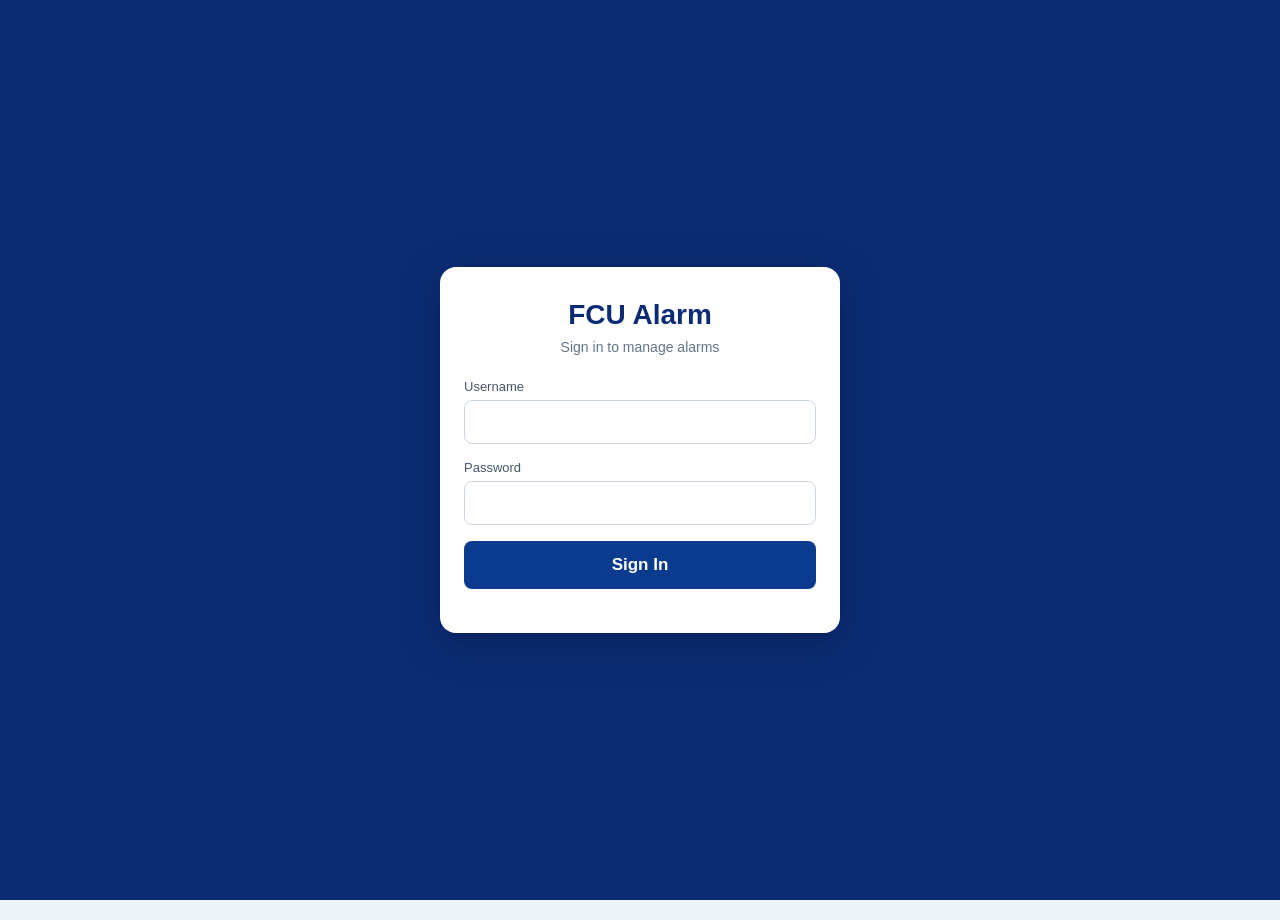
<file: capstone3.0/ui/index.html>
<!DOCTYPE html>
<html lang="en">
<head>
<meta charset="UTF-8" />
<meta name="viewport" content="width=device-width, initial-scale=1.0" />
<title>FCU Alarm Clock</title>
<style>
  * { margin: 0; padding: 0; box-sizing: border-box; font-family: Arial, Helvetica, sans-serif; }
  body { background: #eef3fa; color: #1e293b; padding-bottom: 20px; }

  /* ---------- Login ---------- */
  .login-page { background: #0b2c75; display: flex; justify-content: center; align-items: center; min-height: 100vh; padding: 20px; }
  .login-card { width: 100%; max-width: 400px; background: #fff; border-radius: 16px; padding: 32px 24px; box-shadow: 0 10px 40px rgba(0,0,0,0.25); }
  .login-card h1 { text-align: center; color: #0b2c75; font-size: 28px; margin-bottom: 8px; }
  .login-card p { text-align: center; color: #64748b; font-size: 14px; margin-bottom: 24px; }
  .input-group { margin-bottom: 16px; }
  .input-group label { display: block; font-size: 13px; color: #475569; margin-bottom: 6px; }
  .input-group input { width: 100%; padding: 12px; border: 1px solid #cbd5e1; border-radius: 8px; font-size: 16px; }
  .login-btn { width: 100%; background: #0b3b8f; color: #fff; border: none; padding: 14px; border-radius: 8px; font-size: 17px; font-weight: bold; cursor: pointer; }
  .login-btn:hover { background: #072d6f; }
  .msg { margin-top: 12px; font-size: 13px; text-align: center; }
  .msg.error { color: #dc2626; }
  .msg.success { color: #16a34a; }

  /* ---------- App Shell ---------- */
  .app-shell { display: none; max-width: 1200px; margin: 0 auto; padding: 16px; }
  .app-shell.active { display: block; }
  .app-shell header { background: #fff; border-radius: 12px; padding: 16px; margin-bottom: 16px; box-shadow: 0 2px 8px rgba(0,0,0,0.06); display: flex; justify-content: space-between; align-items: center; flex-wrap: wrap; gap: 12px; }
  .app-shell h2 { font-size: 20px; font-weight: 700; color: #0b2c75; }
  .user-chip { font-size: 13px; color: #64748b; background: #f1f5f9; padding: 6px 14px; border-radius: 20px; }

  /* grid */
  .grid { display: grid; grid-template-columns: repeat(2, 1fr); gap: 16px; }
  .full { grid-column: 1 / -1; }

  /* cards */
  .card { background: #fff; border-radius: 12px; padding: 16px; box-shadow: 0 2px 8px rgba(0,0,0,0.06); margin-bottom: 16px; }
  .card h3 { font-size: 14px; color: #64748b; margin-bottom: 12px; text-transform: uppercase; letter-spacing: 0.5px; display: flex; justify-content: space-between; align-items: center; }

  /* clock */
  .clock-card { background: linear-gradient(135deg, #0b2c75, #0b3b8f); color: #fff; border-radius: 16px; padding: 24px; text-align: center; }
  .clock-card .big-time { font-size: 56px; font-weight: 800; letter-spacing: -2px; }
  .clock-card .big-date { font-size: 16px; opacity: 0.9; margin-top: 6px; }
  .clock-card .next-alarm { font-size: 18px; font-weight: 700; margin-top: 10px; }

  /* alarm list */
  .alarm-item { display: flex; align-items: center; justify-content: space-between; padding: 12px 0; border-bottom: 1px solid #f1f5f9; }
  .alarm-item:last-child { border-bottom: none; }
  .alarm-info { flex: 1; }
  .alarm-time { font-size: 22px; font-weight: 700; }
  .alarm-label { font-size: 13px; color: #475569; margin-top: 2px; }
  .alarm-days { font-size: 10px; color: #94a3b8; margin-top: 4px; letter-spacing: 1px; }
  .alarm-days .on { color: #0b3b8f; font-weight: 700; }
  .toggle { position: relative; width: 44px; height: 24px; background: #cbd5e1; border-radius: 12px; cursor: pointer; }
  .toggle.on { background: #0b3b8f; }
  .toggle knob { position: absolute; top: 2px; left: 2px; width: 20px; height: 20px; background: #fff; border-radius: 50%; transition: left 0.2s; }
  .toggle.on knob { left: 22px; }

  /* add alarm quick bar */
  .add-bar { display: flex; gap: 8px; margin-bottom: 12px; flex-wrap: wrap; align-items: center; }
  .add-bar select { padding: 10px; border: 1px solid #cbd5e1; border-radius: 8px; font-size: 14px; min-width: 70px; }
  .add-bar input[type="text"] { padding: 10px; border: 1px solid #cbd5e1; border-radius: 8px; font-size: 14px; flex: 1; min-width: 120px; }

  /* days grid */
  .days-grid { display: grid; grid-template-columns: repeat(7, 1fr); gap: 6px; margin-bottom: 10px; }
  .day-btn { aspect-ratio: 1; border: 1px solid #cbd5e1; border-radius: 8px; background: #fff; font-size: 11px; font-weight: 700; cursor: pointer; color: #94a3b8; }
  .day-btn.selected { background: #0b3b8f; color: #fff; border-color: #0b3b8f; }

  /* lists */
  .list-item { display: flex; justify-content: space-between; align-items: center; padding: 10px 0; border-bottom: 1px solid #f1f5f9; font-size: 13px; }
  .list-item:last-child { border-bottom: none; }
  .empty { text-align: center; color: #94a3b8; padding: 24px 16px; font-size: 13px; }

  /* badges */
  .badge { display: inline-block; padding: 2px 8px; border-radius: 10px; font-size: 10px; font-weight: 700; }
  .badge.admin { background: #dbeafe; color: #1d4ed8; }
  .badge.staff { background: #fef3c7; color: #92400e; }
  .badge.active { background: #dcfce7; color: #166534; }

  .audit-row { font-family: monospace; font-size: 10px; padding: 4px 0; border-bottom: 1px solid #f1f5f9; color: #475569; }

  /* buttons */
  .btn { padding: 10px 16px; border-radius: 8px; border: none; font-size: 14px; font-weight: 700; cursor: pointer; }
  .btn.primary { background: #0b3b8f; color: #fff; }
  .btn.secondary { background: #f1f5f9; color: #334155; }
  .btn.danger { background: #dc2626; color: #fff; }
  .btn.sm { padding: 6px 12px; font-size: 12px; }

  /* stat cards */
  .stat { display: flex; flex-direction: column; gap: 4px; }
  .stat .v { font-size: 18px; font-weight: 700; }
  .stat .k { font-size: 11px; color: #64748b; }

  /* audio upload */
  .upload-bar { display: flex; gap: 8px; align-items: center; margin-top: 8px; flex-wrap: wrap; }
  .upload-bar input[type="file"] { flex: 1; padding: 8px; border: 1px dashed #cbd5e1; border-radius: 8px; background: #fff; }

  /* wifi config */
  .wifi-row { display: flex; gap: 8px; margin-bottom: 10px; flex-wrap: wrap; }
  .wifi-row input { padding: 10px; border: 1px solid #cbd5e1; border-radius: 8px; font-size: 14px; }
  .wifi-row input[type="text"] { flex: 1; min-width: 140px; }
  .wifi-row input[type="password"] { flex: 1; min-width: 140px; }

  /* modal */
  .modal { display: none; position: fixed; inset: 0; background: rgba(0,0,0,0.5); z-index: 100; align-items: center; justify-content: center; padding: 20px; }
  .modal.open { display: flex; }
  .modal-card { background: #fff; border-radius: 16px; width: 100%; max-width: 420px; max-height: 90vh; overflow-y: auto; padding: 24px; }
  .modal-card h3 { font-size: 17px; margin-bottom: 16px; }
  .row { display: grid; grid-template-columns: 1fr 1fr; gap: 12px; margin-bottom: 14px; }
  .audio-select { width: 100%; padding: 10px; border: 1px solid #cbd5e1; border-radius: 8px; font-size: 14px; background: #fff; }
  .btn-row { display: flex; gap: 10px; margin-top: 16px; }
  .toast { position: fixed; bottom: 24px; left: 50%; transform: translateX(-50%); background: #1e293b; color: #fff; padding: 10px 16px; border-radius: 8px; font-size: 13px; z-index: 200; display: none; }

  @media (max-width: 768px) {
    .grid { grid-template-columns: 1fr; }
    .app-shell { padding: 10px; }
  }
</style>
</head>
<body>

<!-- ================= LOGIN ================= -->
<div class="login-page" id="login-page">
  <div class="login-card">
    <h1>FCU Alarm</h1>
    <p>Sign in to manage alarms</p>
    <form id="login-form">
      <div class="input-group"><label>Username</label><input type="text" id="login-user" required /></div>
      <div class="input-group"><label>Password</label><input type="password" id="login-pass" required /></div>
      <button type="submit" class="login-btn">Sign In</button>
    </form>
    <div id="login-msg" class="msg"></div>
  </div>
</div>

<!-- ================= DASHBOARD (ALL SECTIONS AT ONCE) ================= -->
<div class="app-shell" id="app-shell">
  <header>
    <h2>FCU Alarm Clock</h2>
    <div id="shell-user" class="user-chip">Guest</div>
    <button class="btn secondary" onclick="doLogout()">Sign Out</button>
  </header>

  <!-- Clock + Next Alarm -->
  <div class="card clock-card full">
    <h3 style="color:#fff;margin-bottom:12px;">Current Time</h3>
    <div class="big-time" id="clock-time">--:--</div>
    <div class="big-date" id="clock-date">--</div>
    <div class="next-alarm" id="next-alarm">No alarm set</div>
  </div>

  <!-- Alarms -->
  <div class="card">
    <h3>Alarms <button class="btn primary sm" onclick="openAddModal()">+ Add</button></h3>
    <div class="add-bar">
      <select id="quick-hour"></select>
      <select id="quick-minute"></select>
      <select id="quick-period"><option value="AM">AM</option><option value="PM">PM</option></select>
      <input type="text" id="quick-label" placeholder="Label" />
      <select id="quick-audio"></select>
      <button class="btn primary sm" onclick="quickAddAlarm()">Add</button>
    </div>
    <div id="alarm-list"></div>
  </div>

  <!-- WiFi Network -->
  <div class="card full" id="wifi-card" style="display:none;">
    <h3>WiFi Network (NTP Sync)</h3>
    <div class="wifi-row">
      <input type="text" id="wifi-ssid" placeholder="SSID" />
      <input type="password" id="wifi-pass" placeholder="Password" />
      <button class="btn primary sm" onclick="saveWifi()">Save</button>
      <button class="btn secondary sm" onclick="connectWifi()">Connect</button>
    </div>
    <div id="wifi-status" style="font-size:12px;color:#64748b;margin-top:6px;"></div>
  </div>

  <!-- System Status -->
  <div class="card">
    <h3>System Status</h3>
    <div class="grid" style="margin-top:8px;">
      <div class="stat"><span class="k">Firmware</span><span class="v" id="fw-ver">--</span></div>
      <div class="stat"><span class="k">RTC</span><span class="v" id="sys-rtc">--</span></div>
      <div class="stat"><span class="k">SD Card</span><span class="v" id="sys-sd">--</span></div>
      <div class="stat"><span class="k">Alarms</span><span class="v" id="sys-alarms">0</span></div>
      <div class="stat"><span class="k">WiFi</span><span class="v" id="sys-wifi">--</span></div>
      <div class="stat"><span class="k">Uptime</span><span class="v" id="sys-uptime">--</span></div>
    </div>
    <div style="margin-top:8px;">
      <button class="btn secondary sm" onclick="loadTelemetry()">Refresh</button>
      <button class="btn secondary sm" onclick="remountSd()">Remount SD</button>
    </div>
  </div>

  <!-- Audio Files -->
  <div class="card full">
    <h3>Audio Files <button class="btn secondary sm" onclick="loadAudioFiles()">Refresh</button></h3>
    <div id="audio-list"></div>
  </div>

  <!-- Users (Admin) -->
  <div class="card full" id="users-card" style="display:none;">
    <h3>Users (Admin) <button class="btn secondary sm" onclick="loadUsers()">Refresh</button></h3>
    <div class="add-bar" style="margin-bottom:10px;">
      <input type="text" id="new-user-name" placeholder="Name" />
      <input type="password" id="new-user-pass" placeholder="Password" />
      <select id="new-user-role"><option value="Staff">Staff</option><option value="Admin">Admin</option></select>
      <select id="new-user-status"><option value="Active">Active</option><option value="Disabled">Disabled</option></select>
      <button class="btn primary sm" onclick="addUser()">Add</button>
    </div>
    <div id="user-list"></div>
  </div>

  <!-- Audit Log -->
  <div class="card full">
    <h3>Audit Log (AAA)</h3>
    <div id="audit-list" style="max-height: 300px; overflow-y: auto;"></div>
    <button class="btn secondary sm" style="margin-top:8px;" onclick="loadAudit()">Refresh</button>
  </div>
</div>

<!-- ================= ADD / EDIT ALARM MODAL ================= -->
<div class="modal" id="alarm-modal">
  <div class="modal-card">
    <h3 id="modal-title">Add Alarm</h3>
    <input type="hidden" id="edit-alarm-id" />
    <div class="row">
      <select id="edit-hour"></select>
      <select id="edit-minute"></select>
      <select id="edit-period"><option value="AM">AM</option><option value="PM">PM</option></select>
      <label style="display:flex;align-items:center;gap:6px;justify-content:flex-end;font-size:13px;color:#64748b;">
        <input type="checkbox" id="edit-enabled" checked /> Enabled
      </label>
    </div>
    <div class="row">
      <input type="text" id="edit-label" placeholder="Label (e.g. Morning Bell)" />
    </div>
    <div class="days-grid" id="edit-days"></div>
    <label style="font-size:12px;color:#64748b;margin-bottom:6px;display:block;">Audio</label>
    <select id="edit-audio" class="audio-select"></select>
    <div class="btn-row">
      <button class="btn secondary" onclick="closeModal()">Cancel</button>
      <button class="btn primary" id="modal-save">Save</button>
    </div>
  </div>
</div>

<div class="toast" id="toast"></div>

<script>
/* ---------- config ---------- */
const API = "";
let token = "";
let role = "";
const DAYS = ["Sun","Mon","Tue","Wed","Thu","Fri","Sat"];

/* ---------- elements ---------- */
const el = {
  loginPage: document.getElementById("login-page"),
  appShell: document.getElementById("app-shell"),
  loginMsg: document.getElementById("login-msg"),
  clockTime: document.getElementById("clock-time"),
  clockDate: document.getElementById("clock-date"),
  nextAlarm: document.getElementById("next-alarm"),
  alarmList: document.getElementById("alarm-list"),
  audioList: document.getElementById("audio-list"),
  userList: document.getElementById("user-list"),
  auditList: document.getElementById("audit-list"),
  shellUser: document.getElementById("shell-user"),
  fwVer: document.getElementById("fw-ver"),
  sysRtc: document.getElementById("sys-rtc"),
  sysSd: document.getElementById("sys-sd"),
  sysAlarms: document.getElementById("sys-alarms"),
  sysWifi: document.getElementById("sys-wifi"),
  sysUptime: document.getElementById("sys-uptime"),
  quickHour: document.getElementById("quick-hour"),
  quickMinute: document.getElementById("quick-minute"),
  quickPeriod: document.getElementById("quick-period"),
  quickLabel: document.getElementById("quick-label"),
  quickAudio: document.getElementById("quick-audio"),
  wifiCard: document.getElementById("wifi-card"),
  wifiSsid: document.getElementById("wifi-ssid"),
  wifiPass: document.getElementById("wifi-pass"),
  wifiStatus: document.getElementById("wifi-status"),
  toast: document.getElementById("toast"),
  modal: document.getElementById("alarm-modal"),
  modalTitle: document.getElementById("modal-title"),
  editId: document.getElementById("edit-alarm-id"),
  editHour: document.getElementById("edit-hour"),
  editMinute: document.getElementById("edit-minute"),
  editPeriod: document.getElementById("edit-period"),
  editEnabled: document.getElementById("edit-enabled"),
  editLabel: document.getElementById("edit-label"),
  editDays: document.getElementById("edit-days"),
  editAudio: document.getElementById("edit-audio"),
  modalSave: document.getElementById("modal-save"),
  newUserName: document.getElementById("new-user-name"),
  newUserPass: document.getElementById("new-user-pass"),
};

/* ---------- helpers ---------- */
function toast(msg, err){
  el.toast.textContent = msg;
  el.toast.className = "toast" + (err?" error":"");
  el.toast.style.display = "block";
  setTimeout(()=> el.toast.style.display="none", 2500);
}

async function api(path, method, body){
  const opts = { method, headers: {} };
  if (token) opts.headers["Cookie"] = "session=" + token;
  if (body) opts.headers["Content-Type"] = "application/json";
  opts.body = body ? JSON.stringify(body) : undefined;
  const r = await fetch(API + path, opts);
  if (r.status === 401 || r.status === 403){
    token = ""; role = "";
    toast("Session expired. Sign in again.", true);
    el.appShell.style.display = "none";
    el.loginPage.style.display = "flex";
  }
  return r;
}

function escapeHtml(s){ return String(s).replace(/&/g,"&amp;").replace(/</g,"&lt;").replace(/>/g,"&gt;").replace(/"/g,"&quot;"); }
function pad(n){ return String(n).padStart(2,"0"); }

// 12h <-> 24h conversion
function to24Hour(h12, period){
  let h = parseInt(h12, 10);
  if (period === "AM" && h === 12) h = 0;
  if (period === "PM" && h !== 12) h += 12;
  return h;
}
function from24Hour(h24){
  let h = h24 % 12;
  if (h === 0) h = 12;
  return h;
}
function periodOf(h24){
  return h24 < 12 ? "AM" : "PM";
}

function populateHourSelect(sel){
  sel.innerHTML = "";
  for (let h=1; h<=12; h++) sel.add(new Option(pad(h), h));
}
function populateMinuteSelect(sel){
  sel.innerHTML = "";
  for (let m=0; m<60; m++) sel.add(new Option(pad(m), m));
}

/* ---------- auth ---------- */
document.getElementById("login-form").addEventListener("submit", async (e)=>{
  e.preventDefault();
  const u = document.getElementById("login-user").value;
  const p = document.getElementById("login-pass").value;
  try {
    const r = await fetch(API + "/api/login", {
      method:"POST", headers:{"Content-Type":"application/json"},
      body: JSON.stringify({username:u, password:p})
    });
    if (!r.ok){ el.loginMsg.textContent = "Login failed"; el.loginMsg.className = "msg error"; return; }
    const ct = r.headers.get("set-cookie") || "";
    const m = ct.match(/session=([^;]+)/);
    if (m) token = m[1];
    const d = await r.json();
    role = d.role || "Staff";
    el.loginMsg.textContent = "";
    el.appShell.style.display = "block";
    el.loginPage.style.display = "none";
    el.shellUser.textContent = u + " (" + role + ")";
    // Admin-only sections
    const isAdmin = role === "Admin";
    document.getElementById("users-card").style.display = isAdmin ? "block" : "none";
    document.getElementById("wifi-card").style.display = isAdmin ? "block" : "none";
    initDays();
    loadAudioOptions();
    loadAll();
    startClock();
  } catch(err){ el.loginMsg.textContent = "Error"; el.loginMsg.className = "msg error"; }
});

async function doLogout(){
  try { await api("/api/logout","POST"); } catch(e){}
  token = ""; role = "";
  location.reload();
}

/* ---------- load everything ---------- */
function loadAll(){
  loadAlarms();
  loadAudioFiles();
  loadUsers();
  loadAudit();
  loadTelemetry();
  loadWifi();
}

function startClock(){
  setInterval(async ()=>{
    try {
      const r = await api("/api/telemetry","GET");
      if (r.ok){
        const d = await r.json();
        const now = new Date(d.time);
        el.clockTime.textContent = pad(from24Hour(now.getHours()))+":"+pad(now.getMinutes())+" "+periodOf(now.getHours());
        el.clockDate.textContent = now.toLocaleDateString([], {weekday:"long",year:"numeric",month:"long",day:"numeric"});
        el.sysRtc.textContent = d.rtc ? "OK" : "Fallback";
        el.sysSd.textContent = d.sd_ok ? "OK" : "ERROR";
        el.sysSd.style.color = d.sd_ok ? "#16a34a" : "#dc2626";
        el.sysAlarms.textContent = d.alarms;
        el.fwVer.textContent = d.version || "3.0.0";
        el.sysUptime.textContent = Math.floor(d.uptime/3600)+"h "+Math.floor((d.uptime%3600)/60)+"m";
        el.sysWifi.textContent = d.wifi_connected ? "Connected" : "AP Only";
        el.sysWifi.style.color = d.wifi_connected ? "#16a34a" : "#94a3b8";
      }
    } catch(e){}
  }, 1000);
}

async function remountSd(){
  try {
    const r = await api("/api/sd/remount","POST");
    if (r.ok){ toast("SD remounted"); loadTelemetry(); loadAudioFiles(); loadUsers(); loadAudit(); }
    else toast("SD remount failed", true);
  } catch(e){ toast("Error", true); }
}

/* ---------- alarms ---------- */
async function loadAlarms(){
  try {
    const r = await api("/api/alarms","GET");
    if (!r.ok) { el.alarmList.innerHTML = '<div class="empty">Failed to load alarms.</div>'; return; }
    const arr = await r.json();
    renderAlarms(arr);
    updateNextAlarm(arr);
  } catch(e){ toast("Failed to load alarms", true); }
}

function renderAlarms(arr){
  el.alarmList.innerHTML = "";
  if (!arr || arr.length === 0){
    el.alarmList.innerHTML = '<div class="empty">No alarms yet. Tap + Add to create one.</div>';
    return;
  }
  arr.forEach(a=>{
    const daysHtml = DAYS.map((d,i)=>{
      const on = !!(a.days & (1<<i));
      return '<div class="day-btn '+(on?"selected":"")+'" data-day="'+i+'">'+d+'</div>';
    }).join("");
    const item = document.createElement("div");
    item.className = "alarm-item";
    item.innerHTML =
      '<div class="alarm-info">'+
      '<div class="alarm-time">'+pad(from24Hour(a.hour))+':'+pad(a.minute)+' '+periodOf(a.hour)+'</div>'+
      '<div class="alarm-label">'+escapeHtml(a.label||"Alarm")+'</div>'+
      '<div class="alarm-days">'+daysHtml+'</div>'+
      '</div>'+
      '<div style="display:flex;align-items:center;gap:8px;">'+
      '<div class="toggle '+(a.enabled?"on":"")+'" data-id="'+a.id+'" data-enabled="'+(!a.enabled?1:0)+'" onclick="toggleAlarmFromElement(this)"><knob></knob></div>'+
      '<button class="btn secondary sm" data-id="'+a.id+'" onclick="editAlarmFromElement(this)">Edit</button>'+
      '<button class="btn danger sm" data-id="'+a.id+'" onclick="deleteAlarmFromElement(this)">Del</button>'+
      '</div>';
    el.alarmList.appendChild(item);
  });
}

function updateNextAlarm(arr){
  const now = new Date();
  let next = null;
  for (const a of arr){
    if (!a.enabled) continue;
    for (let i=0;i<7;i++){
      if (!(a.days & (1<<i))) continue;
      const d = new Date(now);
      d.setDate(d.getDate() + ((i - d.getDay() + 7) % 7 || 7));
      d.setHours(a.hour, a.minute, 0, 0);
      if (d <= now) d.setDate(d.getDate()+7);
      if (!next || d < next) next = d;
    }
  }
  el.nextAlarm.textContent = next ? "Next: " + pad(from24Hour(next.getHours()))+":"+pad(next.getMinutes())+" "+periodOf(next.getHours()) : "No alarm set";
}

function toggleAlarmFromElement(elBtn){
  const id = parseInt(elBtn.getAttribute("data-id"));
  const enabled = elBtn.getAttribute("data-enabled") === "1";
  toggleAlarm(id, !enabled);
}

function editAlarmFromElement(elBtn){
  const id = parseInt(elBtn.getAttribute("data-id"));
  openEditModal(id);
}

function deleteAlarmFromElement(elBtn){
  const id = parseInt(elBtn.getAttribute("data-id"));
  deleteAlarm(id);
}

async function toggleAlarm(id, enabled){
  try {
    const r = await api("/api/alarms","PUT",{id:id, enabled:enabled});
    if (r.ok){ loadAlarms(); loadTelemetry(); toast("Alarm "+(enabled?"enabled":"disabled")); }
    else toast("Failed to toggle alarm", true);
  } catch(e){ toast("Error", true); }
}

async function quickAddAlarm(){
  const hh = parseInt(el.quickHour.value, 10);
  const mm = parseInt(el.quickMinute.value, 10);
  const period = el.quickPeriod.value;
  const hour24 = to24Hour(hh, period);
  if (isNaN(hh) || isNaN(mm)){ toast("Pick a time", true); return; }
  const days = Array.from(el.editDays.children).reduce((m,cb,i)=> cb.classList.contains("selected")? m|(1<<i):m, 0);
  const body = {
    id: 0, label: el.quickLabel.value || "Alarm",
    hour: hour24, minute: mm, enabled: true, days: days,
    audio: el.quickAudio.value || "/audio/chime.mp3"
  };
  try {
    const r = await api("/api/alarms","POST",body);
    if (!r.ok){ toast("Add failed", true); return; }
    el.quickLabel.value = "";
    loadAlarms(); loadTelemetry(); toast("Alarm added");
  } catch(e){ toast("Error", true); }
}

async function deleteAlarm(id){
  if (!confirm("Delete this alarm?")) return;
  try {
    const r = await api("/api/alarms?id="+id,"DELETE");
    if (r.ok){ loadAlarms(); loadTelemetry(); toast("Alarm deleted"); }
    else toast("Failed to delete", true);
  } catch(e){ toast("Error", true); }
}

function openEditModal(id){
  api("/api/alarms","GET").then(async r => {
    if (!r.ok) return;
    const arr = await r.json();
    const a = arr.find(x => x.id === id);
    if (!a) return;
    el.modalTitle.textContent = "Edit Alarm";
    el.editId.value = a.id;
    el.editHour.value = from24Hour(a.hour);
    el.editMinute.value = pad(a.minute);
    el.editPeriod.value = periodOf(a.hour);
    el.editEnabled.checked = a.enabled;
    el.editLabel.value = a.label || "";
    Array.from(el.editDays.children).forEach((cb,i)=>{
      cb.classList.toggle("selected", !!(a.days & (1<<i)));
    });
    el.editAudio.value = a.audio || "/audio/chime.mp3";
    el.modal.classList.add("open");
  });
}

function openAddModal(){
  el.modalTitle.textContent = "Add Alarm";
  el.editId.value = "";
  const now = new Date();
  el.editHour.value = from24Hour(now.getHours());
  el.editMinute.value = pad(now.getMinutes());
  el.editPeriod.value = periodOf(now.getHours());
  el.editEnabled.checked = true;
  el.editLabel.value = "";
  Array.from(el.editDays.children).forEach(cb=> cb.classList.remove("selected"));
  el.editAudio.value = "/audio/chime.mp3";
  el.modal.classList.add("open");
}

function closeModal(){ el.modal.classList.remove("open"); }

el.modalSave.addEventListener("click", async ()=>{
  const id = el.editId.value;
  const hh = parseInt(el.editHour.value, 10);
  const mm = parseInt(el.editMinute.value, 10);
  const period = el.editPeriod.value;
  const hour24 = to24Hour(hh, period);
  const days = Array.from(el.editDays.children).reduce((m,cb,i)=> cb.classList.contains("selected")? m|(1<<i):m, 0);
  const body = {
    id: id ? parseInt(id) : 0,
    label: el.editLabel.value || "Alarm",
    hour: hour24, minute: mm,
    enabled: el.editEnabled.checked,
    days: days,
    audio: el.editAudio.value
  };
  try {
    const r = await api("/api/alarms", id?"PUT":"POST", body);
    if (!r.ok){ toast("Save failed", true); return; }
    closeModal();
    loadAlarms();
    loadTelemetry();
    toast(id?"Alarm updated":"Alarm added");
  } catch(e){ toast("Error", true); }
});

function initDays(){
  el.editDays.innerHTML = DAYS.map((d,i)=>'<div class="day-btn" data-day="'+i+'">'+d+'</div>').join("");
  el.editDays.addEventListener("click", (e)=>{
    if (e.target.classList.contains("day-btn")) e.target.classList.toggle("selected");
  });
  populateHourSelect(el.editHour);
  populateMinuteSelect(el.editMinute);
  populateHourSelect(el.quickHour);
  populateMinuteSelect(el.quickMinute);
}

/* ---------- audio ---------- */
async function loadAudioFiles(){
  try {
    const r = await api("/api/audio-files","GET");
    if (!r.ok) { el.audioList.innerHTML = '<div class="empty">Failed to load audio.</div>'; return; }
    const d = await r.json();
    const files = d.files || [];
    el.audioList.innerHTML = "";
    if (files.length===0){ el.audioList.innerHTML = '<div class="empty">No audio files.</div>'; }
    files.forEach(f=>{
      const item = document.createElement("div");
      item.className = "list-item";
      item.innerHTML = '<span>'+escapeHtml(f)+'</span>';
      el.audioList.appendChild(item);
    });
  } catch(e){ toast("Audio load failed", true); }
}

async function loadAudioOptions(){
  try {
    const r = await api("/api/audio-files","GET");
    if (!r.ok) return;
    const d = await r.json();
    const files = d.files || [];
    const sel = el.editAudio;
    const qsel = el.quickAudio;
    sel.innerHTML = files.map(f=>'<option value="'+escapeHtml(f)+'">'+escapeHtml(f)+'</option>').join("");
    qsel.innerHTML = files.map(f=>'<option value="'+escapeHtml(f)+'">'+escapeHtml(f)+'</option>').join("");
    if (!sel.value) sel.value = "/audio/chime.mp3";
    if (!qsel.value) qsel.value = "/audio/chime.mp3";
  } catch(e){}
}

/* ---------- users ---------- */
async function loadUsers(){
  try {
    const r = await api("/api/users","GET");
    if (!r.ok) { el.userList.innerHTML = '<div class="empty">Failed to load users.</div>'; return; }
    const d = await r.json();
    const users = d.users || [];
    el.userList.innerHTML = "";
    users.forEach(u=>{
      const item = document.createElement("div");
      item.className = "list-item";
      const isActive = u.status === "Active";
      item.innerHTML =
        '<div><div style="font-weight:700;">'+escapeHtml(u.name)+'</div><div style="font-size:12px;color:#64748b;">'+escapeHtml(u.role)+' • '+escapeHtml(u.status)+'</div></div>'+
        '<div style="display:flex;align-items:center;gap:8px;">'+
        (!isActive?'<button class="btn secondary sm" data-name="'+escapeHtml(u.name)+'" onclick="setUserStatusFromElement(this,\'Active\')">Enable</button>':'' )+
        (isActive?'<button class="btn secondary sm" data-name="'+escapeHtml(u.name)+'" onclick="setUserStatusFromElement(this,\'Disabled\')">Disable</button>':'' )+
        (u.name!=="admin"?('<button class="btn danger sm" data-name="'+escapeHtml(u.name)+'" onclick="deleteUserFromElement(this)">Del</button>'):'' )+
        '</div>';
      el.userList.appendChild(item);
    });
  } catch(e){ toast("Users load failed", true); }
}

function setUserStatusFromElement(elBtn, status){
  const name = elBtn.getAttribute("data-name");
  setUserStatus(name, status);
}

function deleteUserFromElement(elBtn){
  const name = elBtn.getAttribute("data-name");
  deleteUser(name);
}

async function addUser(){
  const name = document.getElementById("new-user-name").value;
  const pass = document.getElementById("new-user-pass").value;
  const userRole = document.getElementById("new-user-role").value;
  const status = document.getElementById("new-user-status").value;
  if (!name){ toast("Name required", true); return; }
  if (!pass){ toast("Password required", true); return; }
  try {
    const r = await api("/api/users","POST",{name,password:pass,role:userRole,status,lastLogin:"Just now"});
    if (r.ok){ document.getElementById("new-user-name").value=""; document.getElementById("new-user-pass").value=""; loadUsers(); toast("User added"); }
    else toast("Add failed", true);
  } catch(e){ toast("Error", true); }
}

async function setUserStatus(name, status){
  try {
    const r = await api("/api/users","POST",{name,role:"Staff",status,lastLogin:"Just now"});
    if (r.ok) { loadUsers(); toast("User updated"); }
    else toast("Failed", true);
  } catch(e){ toast("Error", true); }
}

async function deleteUser(name){
  if (name==="admin"){ toast("Cannot delete admin", true); return; }
  if (!confirm("Delete "+name+"?")) return;
  try {
    const r = await api("/api/users?name="+encodeURIComponent(name),"DELETE");
    if (r.ok) { loadUsers(); toast("User deleted"); }
    else toast("Failed", true);
  } catch(e){ toast("Error", true); }
}

/* ---------- wifi ---------- */
async function loadWifi(){
  try {
    const r = await api("/api/wifi","GET");
    if (!r.ok) return;
    const d = await r.json();
    el.wifiSsid.value = d.ssid || "";
    el.wifiStatus.textContent = d.connected ? "Connected to "+d.ssid+" ("+d.ip+")" : "Not connected";
    el.wifiStatus.style.color = d.connected ? "#16a34a" : "#94a3b8";
  } catch(e){}
}

async function saveWifi(){
  const ssid = el.wifiSsid.value;
  const pass = el.wifiPass.value;
  if (!ssid){ toast("SSID required", true); return; }
  try {
    const r = await api("/api/wifi","POST",{ssid, pass});
    if (!r.ok){ toast("Save failed", true); return; }
    toast("WiFi config saved");
    loadWifi();
  } catch(e){ toast("Error", true); }
}

async function connectWifi(){
  try {
    const r = await api("/api/wifi/connect","POST");
    if (!r.ok){ toast("Connect failed", true); return; }
    toast("Connecting to WiFi...");
    setTimeout(loadWifi, 5000);
  } catch(e){ toast("Error", true); }
}

/* ---------- audit ---------- */
async function loadAudit(){
  try {
    const r = await api("/api/audit-logs","GET");
    if (!r.ok) { el.auditList.innerHTML = '<div class="empty">Failed to load audit log.</div>'; return; }
    const text = await r.text();
    const lines = text.trim().split("\n").filter(Boolean);
    el.auditList.innerHTML = "";
    lines.slice().reverse().forEach(line=>{
      const parts = line.split(",");
      const div = document.createElement("div");
      div.className = "audit-row";
      div.textContent = (parts[0]?new Date(parseInt(parts[0])).toLocaleString():"")+" | "+
        (parts[1]||"-")+" | "+(parts[2]||"-")+" | "+(parts[3]||"-")+" | "+(parts[4]||"-")+" | "+(parts[5]||"-");
      el.auditList.appendChild(div);
    });
    el.auditList.scrollTop = el.auditList.scrollHeight;
  } catch(e){ toast("Audit load failed", true); }
}

/* ---------- settings ---------- */
async function loadTelemetry(){
  try {
    const r = await api("/api/telemetry","GET");
    if (r.ok){
      const d = await r.json();
      el.sysRtc.textContent = d.rtc ? "OK" : "Fallback";
      el.sysSd.textContent = d.sd_ok ? "OK" : "ERROR";
      el.sysSd.style.color = d.sd_ok ? "#16a34a" : "#dc2626";
      el.sysAlarms.textContent = d.alarms;
      el.fwVer.textContent = d.version || "3.0.0";
      el.sysUptime.textContent = Math.floor(d.uptime/3600)+"h "+Math.floor((d.uptime%3600)/60)+"m";
      el.sysWifi.textContent = d.wifi_connected ? "Connected" : "AP Only";
      el.sysWifi.style.color = d.wifi_connected ? "#16a34a" : "#94a3b8";
    }
  } catch(e){}
}

// close modal on backdrop click
document.getElementById("alarm-modal").addEventListener("click", (e)=>{
  if (e.target.id === "alarm-modal") closeModal();
});
</script>

</body>
</html>
</file>
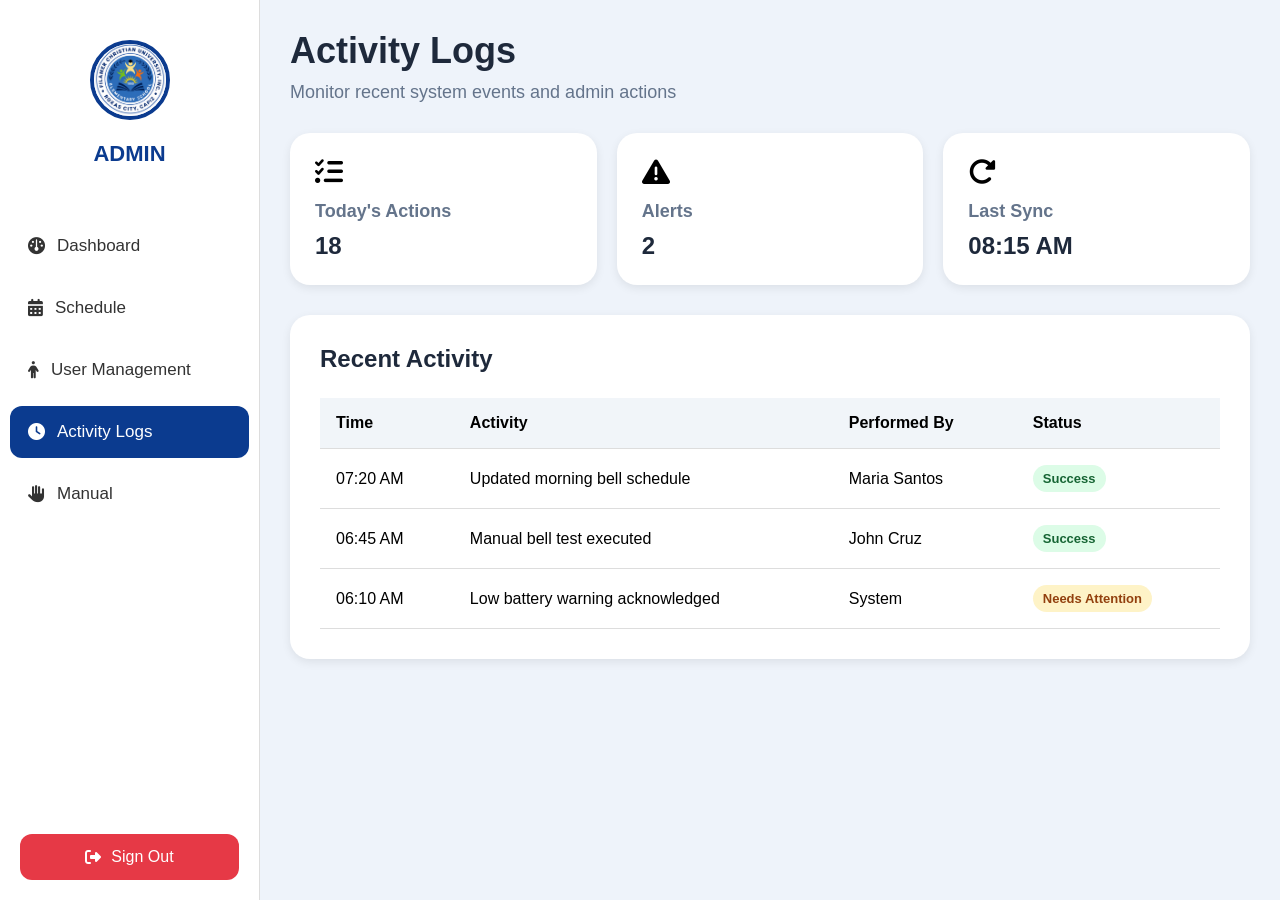
<file: new UI/activity-logs.html>
<!DOCTYPE html>
<html lang="en">
<head>
  <meta charset="UTF-8" />
  <meta name="viewport" content="width=device-width, initial-scale=1.0" />
  <title>Activity Logs | FCU Bell System</title>
  <link rel="stylesheet" href="https://cdnjs.cloudflare.com/ajax/libs/font-awesome/6.5.1/css/all.min.css" />
  <link rel="stylesheet" href="style.css" />
</head>
<body>
  <section class="dashboard-page" style="display:flex;">
    <aside class="sidebar">
      <div>
        <div class="profile-section">
          <img src="pfp.jpg" alt="Profile" />
          <h2>ADMIN</h2>
        </div>

        <nav class="menu">
          <a href="index.html">
            <i class="fa-solid fa-gauge"></i>
            Dashboard
          </a>
          <a href="schedule.html">
            <i class="fa-solid fa-calendar-days"></i>
            Schedule
          </a>
          <a href="user-management.html">
            <i class="fa-solid fa-person"></i>
            User Management
          </a>
          <a href="activity-logs.html" class="active">
            <i class="fa-solid fa-clock"></i>
            Activity Logs
          </a>
          <a href="manual.html">
            <i class="fa-solid fa-hand"></i>
            Manual
          </a>
        </nav>
      </div>

      <div class="logout">
        <a href="index.html">
          <i class="fa-solid fa-right-from-bracket"></i>
          Sign Out
        </a>
      </div>
    </aside>

    <main class="main-content">
      <section class="page-title">
        <h2>Activity Logs</h2>
        <p>Monitor recent system events and admin actions</p>
      </section>

      <section class="cards">
        <div class="card">
          <i class="fa-solid fa-list-check"></i>
          <h3>Today&apos;s Actions</h3>
          <p>18</p>
        </div>
        <div class="card">
          <i class="fa-solid fa-triangle-exclamation"></i>
          <h3>Alerts</h3>
          <p>2</p>
        </div>
        <div class="card">
          <i class="fa-solid fa-rotate-right"></i>
          <h3>Last Sync</h3>
          <p>08:15 AM</p>
        </div>
      </section>

      <section class="table-section">
        <h2>Recent Activity</h2>
        <table>
          <thead>
            <tr>
              <th>Time</th>
              <th>Activity</th>
              <th>Performed By</th>
              <th>Status</th>
            </tr>
          </thead>
          <tbody>
            <tr>
              <td>07:20 AM</td>
              <td>Updated morning bell schedule</td>
              <td>Maria Santos</td>
              <td><span class="status-badge active">Success</span></td>
            </tr>
            <tr>
              <td>06:45 AM</td>
              <td>Manual bell test executed</td>
              <td>John Cruz</td>
              <td><span class="status-badge active">Success</span></td>
            </tr>
            <tr>
              <td>06:10 AM</td>
              <td>Low battery warning acknowledged</td>
              <td>System</td>
              <td><span class="status-badge pending">Needs Attention</span></td>
            </tr>
          </tbody>
        </table>
      </section>
    </main>
  </section>
</body>
</html>
</file>
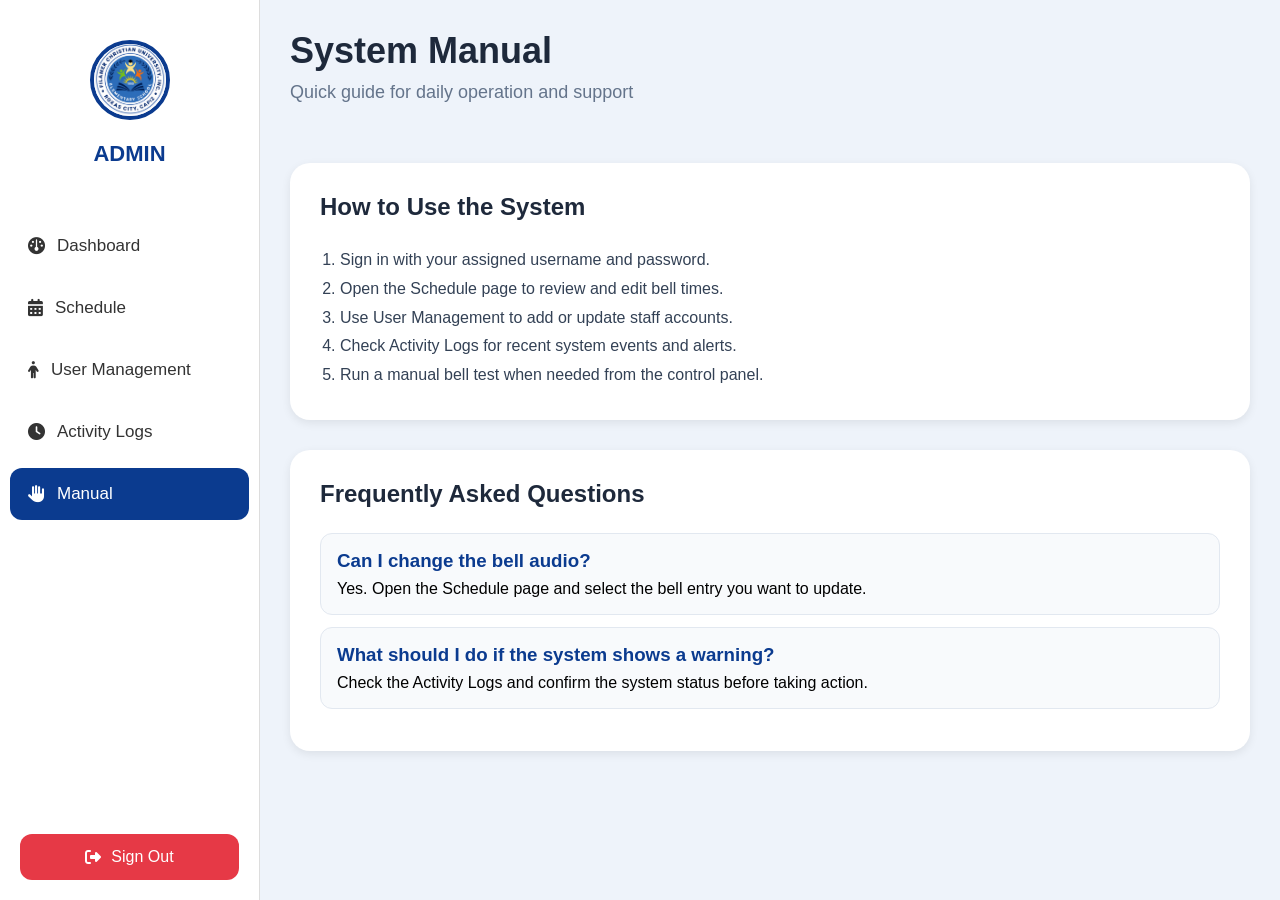
<file: new UI/manual.html>
<!DOCTYPE html>
<html lang="en">
<head>
  <meta charset="UTF-8" />
  <meta name="viewport" content="width=device-width, initial-scale=1.0" />
  <title>Manual | FCU Bell System</title>
  <link rel="stylesheet" href="https://cdnjs.cloudflare.com/ajax/libs/font-awesome/6.5.1/css/all.min.css" />
  <link rel="stylesheet" href="style.css" />
</head>
<body>
  <section class="dashboard-page" style="display:flex;">
    <aside class="sidebar">
      <div>
        <div class="profile-section">
          <img src="pfp.jpg" alt="Profile" />
          <h2>ADMIN</h2>
        </div>

        <nav class="menu">
          <a href="index.html">
            <i class="fa-solid fa-gauge"></i>
            Dashboard
          </a>
          <a href="schedule.html">
            <i class="fa-solid fa-calendar-days"></i>
            Schedule
          </a>
          <a href="user-management.html">
            <i class="fa-solid fa-person"></i>
            User Management
          </a>
          <a href="activity-logs.html">
            <i class="fa-solid fa-clock"></i>
            Activity Logs
          </a>
          <a href="manual.html" class="active">
            <i class="fa-solid fa-hand"></i>
            Manual
          </a>
        </nav>
      </div>

      <div class="logout">
        <a href="index.html">
          <i class="fa-solid fa-right-from-bracket"></i>
          Sign Out
        </a>
      </div>
    </aside>

    <main class="main-content">
      <section class="page-title">
        <h2>System Manual</h2>
        <p>Quick guide for daily operation and support</p>
      </section>

      <section class="table-section">
        <h2>How to Use the System</h2>
        <ol class="manual-list">
          <li>Sign in with your assigned username and password.</li>
          <li>Open the Schedule page to review and edit bell times.</li>
          <li>Use User Management to add or update staff accounts.</li>
          <li>Check Activity Logs for recent system events and alerts.</li>
          <li>Run a manual bell test when needed from the control panel.</li>
        </ol>
      </section>

      <section class="table-section">
        <h2>Frequently Asked Questions</h2>
        <div class="manual-card">
          <h3>Can I change the bell audio?</h3>
          <p>Yes. Open the Schedule page and select the bell entry you want to update.</p>
        </div>
        <div class="manual-card">
          <h3>What should I do if the system shows a warning?</h3>
          <p>Check the Activity Logs and confirm the system status before taking action.</p>
        </div>
      </section>
    </main>
  </section>
</body>
</html>
</file>
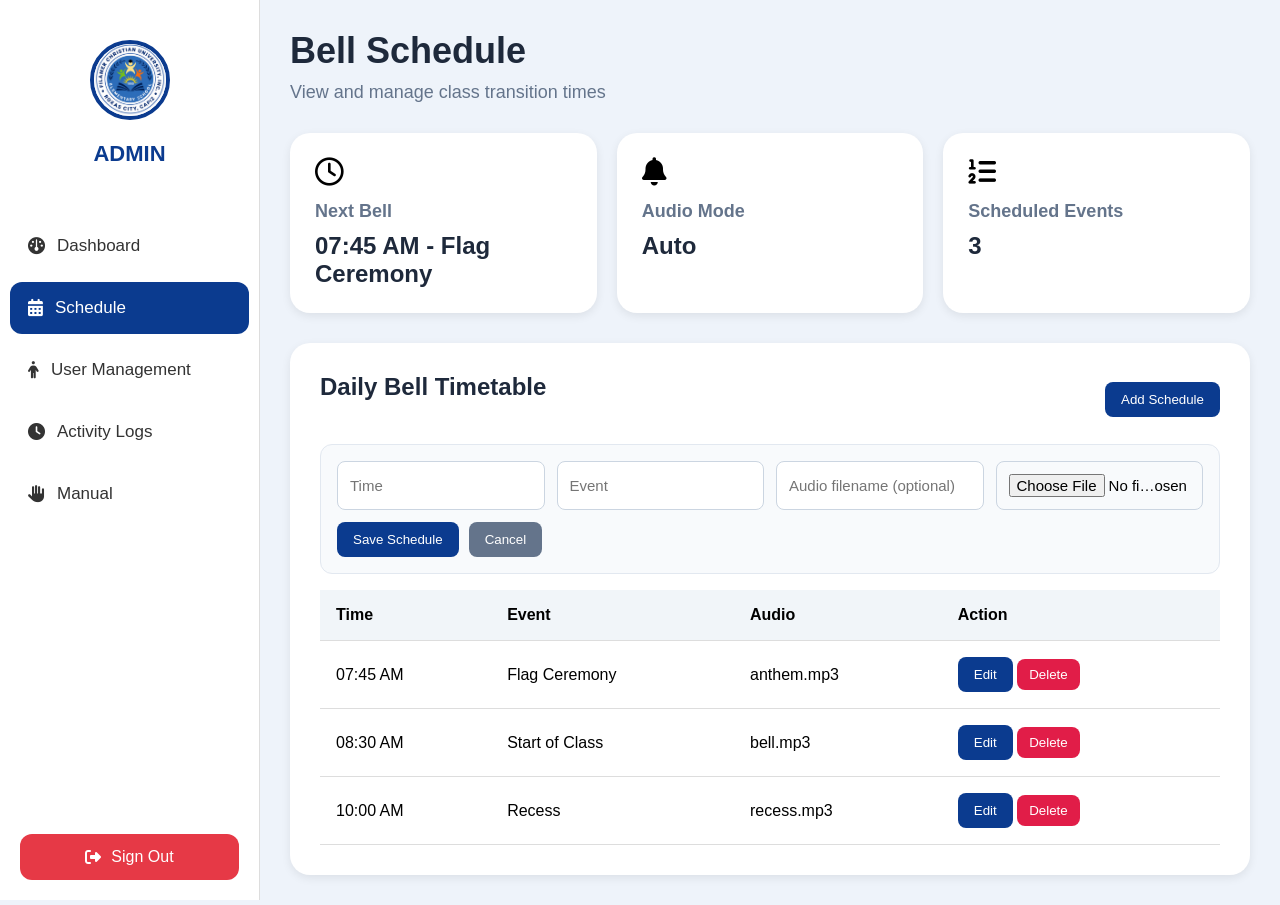
<file: new UI/schedule.html>
<!DOCTYPE html>
<html lang="en">
<head>
  <meta charset="UTF-8" />
  <meta name="viewport" content="width=device-width, initial-scale=1.0" />
  <title>Schedule | FCU Bell System</title>
  <link rel="stylesheet" href="https://cdnjs.cloudflare.com/ajax/libs/font-awesome/6.5.1/css/all.min.css" />
  <link rel="stylesheet" href="style.css" />
</head>
<body>
  <section class="dashboard-page" style="display:flex;">
    <aside class="sidebar">
      <div>
        <div class="profile-section">
          <img src="pfp.jpg" alt="Profile" />
          <h2>ADMIN</h2>
        </div>

        <nav class="menu">
          <a href="index.html">
            <i class="fa-solid fa-gauge"></i>
            Dashboard
          </a>
          <a href="schedule.html" class="active">
            <i class="fa-solid fa-calendar-days"></i>
            Schedule
          </a>
          <a href="user-management.html">
            <i class="fa-solid fa-person"></i>
            User Management
          </a>
          <a href="activity-logs.html">
            <i class="fa-solid fa-clock"></i>
            Activity Logs
          </a>
          <a href="manual.html">
            <i class="fa-solid fa-hand"></i>
            Manual
          </a>
        </nav>
      </div>

      <div class="logout">
        <a href="index.html">
          <i class="fa-solid fa-right-from-bracket"></i>
          Sign Out
        </a>
      </div>
    </aside>

    <main class="main-content">
      <section class="page-title">
        <h2>Bell Schedule</h2>
        <p>View and manage class transition times</p>
      </section>

      <section class="cards">
        <div class="card">
          <i class="fa-regular fa-clock"></i>
          <h3>Next Bell</h3>
            <p id="next-bell">--</p>
        </div>
        <div class="card">
          <i class="fa-solid fa-bell"></i>
          <h3>Audio Mode</h3>
          <p>Auto</p>
        </div>
        <div class="card">
          <i class="fa-solid fa-list-ol"></i>
          <h3>Scheduled Events</h3>
            <p id="schedule-count">0</p>
        </div>
      </section>

      <section class="table-section">
        <div class="section-heading">
          <h2>Daily Bell Timetable</h2>
          <button type="button" id="add-schedule">Add Schedule</button>
        </div>
        <form id="standalone-schedule-form" class="schedule-form">
          <div class="form-row">
            <input type="text" id="standalone-time" placeholder="Time" required />
            <input type="text" id="standalone-description" placeholder="Event" required />
            <input type="text" id="standalone-audio" placeholder="Audio filename (optional)" />
            <input type="file" id="standalone-audio-file" accept="audio/*" />
          </div>
          <div class="form-actions">
            <button type="submit">Save Schedule</button>
            <button type="button" id="cancel-schedule" class="secondary-btn">Cancel</button>
          </div>
        </form>
        <table>
          <thead>
            <tr>
              <th>Time</th>
              <th>Event</th>
              <th>Audio</th>
              <th>Action</th>
            </tr>
          </thead>
          <tbody id="standalone-schedule-body"></tbody>
        </table>
      </section>
    </main>
  </section>
  <script src="app.js"></script>
</body>
</html>
</file>
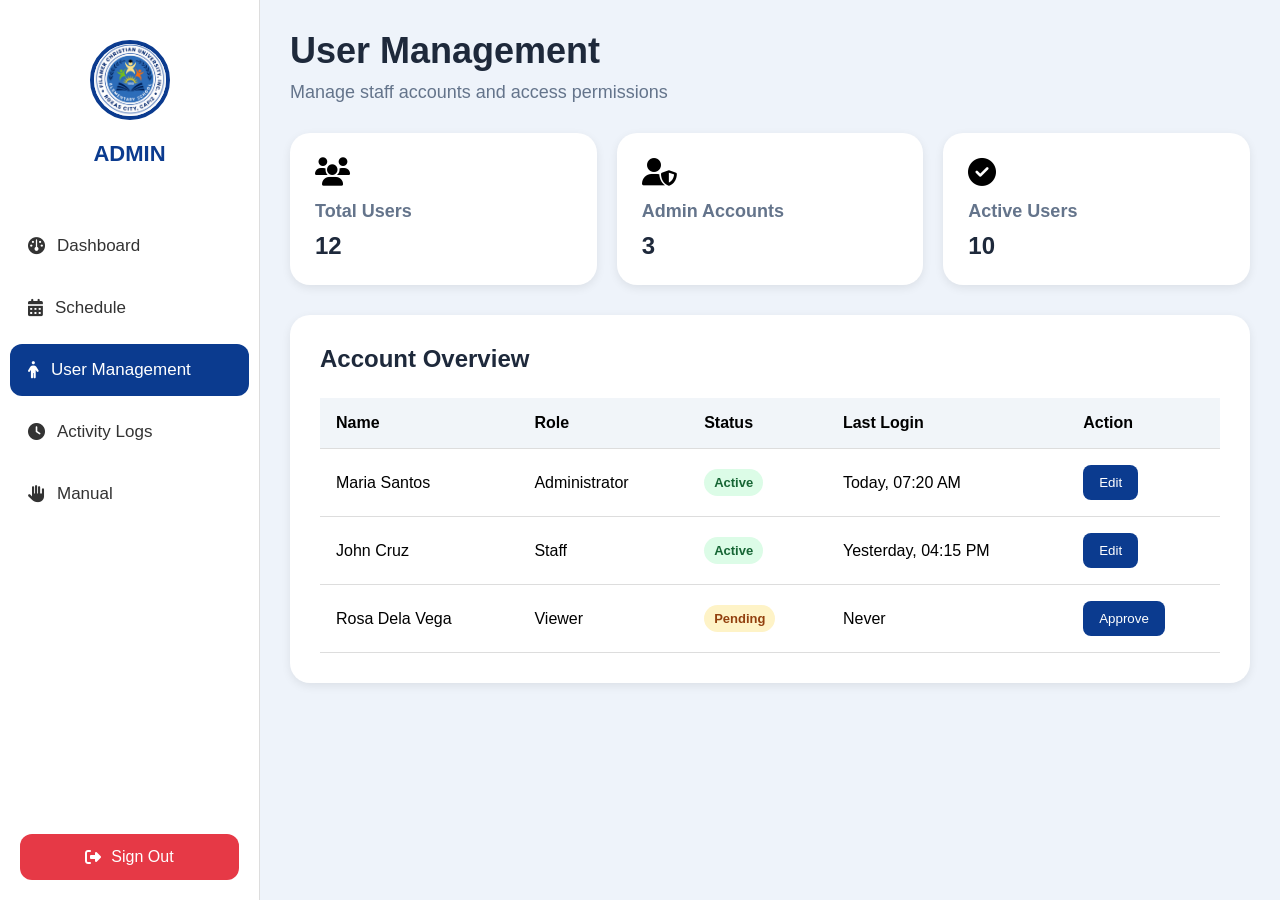
<file: new UI/user-management.html>
<!DOCTYPE html>
<html lang="en">
<head>
  <meta charset="UTF-8" />
  <meta name="viewport" content="width=device-width, initial-scale=1.0" />
  <title>User Management | FCU Bell System</title>
  <link rel="stylesheet" href="https://cdnjs.cloudflare.com/ajax/libs/font-awesome/6.5.1/css/all.min.css" />
  <link rel="stylesheet" href="style.css" />
</head>
<body>
  <section class="dashboard-page" style="display:flex;">
    <aside class="sidebar">
      <div>
        <div class="profile-section">
          <img src="pfp.jpg" alt="Profile" />
          <h2>ADMIN</h2>
        </div>

        <nav class="menu">
          <a href="index.html">
            <i class="fa-solid fa-gauge"></i>
            Dashboard
          </a>
          <a href="schedule.html">
            <i class="fa-solid fa-calendar-days"></i>
            Schedule
          </a>
          <a href="user-management.html" class="active">
            <i class="fa-solid fa-person"></i>
            User Management
          </a>
          <a href="activity-logs.html">
            <i class="fa-solid fa-clock"></i>
            Activity Logs
          </a>
          <a href="manual.html">
            <i class="fa-solid fa-hand"></i>
            Manual
          </a>
        </nav>
      </div>

      <div class="logout">
        <a href="index.html">
          <i class="fa-solid fa-right-from-bracket"></i>
          Sign Out
        </a>
      </div>
    </aside>

    <main class="main-content">
      <section class="page-title">
        <h2>User Management</h2>
        <p>Manage staff accounts and access permissions</p>
      </section>

      <section class="cards">
        <div class="card">
          <i class="fa-solid fa-users"></i>
          <h3>Total Users</h3>
          <p>12</p>
        </div>
        <div class="card">
          <i class="fa-solid fa-user-shield"></i>
          <h3>Admin Accounts</h3>
          <p>3</p>
        </div>
        <div class="card">
          <i class="fa-solid fa-circle-check"></i>
          <h3>Active Users</h3>
          <p>10</p>
        </div>
      </section>

      <section class="table-section">
        <h2>Account Overview</h2>
        <table>
          <thead>
            <tr>
              <th>Name</th>
              <th>Role</th>
              <th>Status</th>
              <th>Last Login</th>
              <th>Action</th>
            </tr>
          </thead>
          <tbody>
            <tr>
              <td>Maria Santos</td>
              <td>Administrator</td>
              <td><span class="status-badge active">Active</span></td>
              <td>Today, 07:20 AM</td>
              <td><button type="button" class="user-action">Edit</button></td>
            </tr>
            <tr>
              <td>John Cruz</td>
              <td>Staff</td>
              <td><span class="status-badge active">Active</span></td>
              <td>Yesterday, 04:15 PM</td>
              <td><button type="button" class="user-action">Edit</button></td>
            </tr>
            <tr>
              <td>Rosa Dela Vega</td>
              <td>Viewer</td>
              <td><span class="status-badge pending">Pending</span></td>
              <td>Never</td>
              <td><button type="button" class="user-action" data-action="approve">Approve</button></td>
            </tr>
          </tbody>
        </table>
      </section>
    </main>
  </section>
  <script src="app.js"></script>
</body>
</html>
</file>
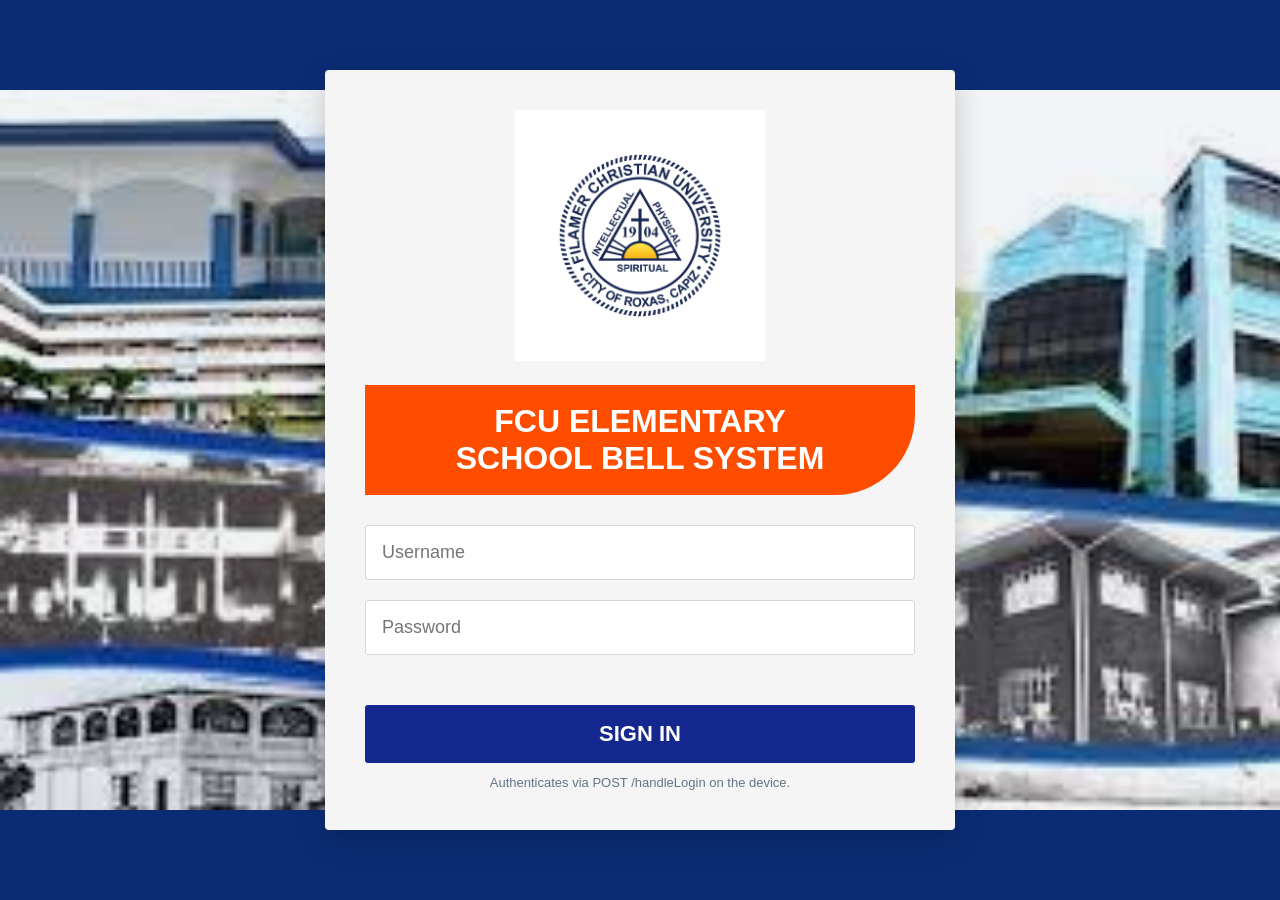
<file: ui/login.html>
<!DOCTYPE html>
<html lang="en">
<head>
  <meta charset="UTF-8" />
  <meta name="viewport" content="width=device-width, initial-scale=1.0" />
  <title>FCU Smart Bell - Login</title>
  <link rel="stylesheet" href="style.css" />
  <style>
    /* Self-contained fallback so this page renders even if style.css is missing */
    *{margin:0;padding:0;box-sizing:border-box;font-family:Arial,Helvetica,sans-serif;}
    body{background:#0b2c75;}
    .login-page{height:100vh;display:flex;justify-content:center;align-items:center;overflow:hidden;position:relative;background:#0b2c75;}
    .background{position:absolute;width:100%;height:80%;background:url(building.jpg);background-size:cover;opacity:0.95;}
    .login-container{position:relative;width:630px;max-width:95%;background:#f5f5f5;padding:40px;border-radius:4px;z-index:10;box-shadow:0 10px 30px rgba(0,0,0,0.2);}
    .logo-section{text-align:center;margin-bottom:20px;}
    .logo-section img{width:250px;max-width:100%;}
    .portal-title{background:#ff4d00;color:#fff;font-size:32px;font-weight:bold;text-align:center;padding:18px;border-radius:0 0 80px 0;margin-bottom:30px;}
    .input-group{margin-bottom:20px;}
    .input-group input{width:100%;padding:16px;border:1px solid #d6d6d6;background:#fff;font-size:18px;border-radius:3px;outline:none;}
    .input-group input:focus{border-color:#0b2c75;}
    .login-btn{width:100%;background:#13278f;color:#fff;border:none;padding:16px;font-size:22px;font-weight:bold;cursor:pointer;border-radius:3px;}
    .login-btn:hover{background:#0b1f6d;}
    .login-error{color:#b00020;font-weight:700;text-align:center;min-height:22px;margin:0 0 8px;font-size:14px;}
    .login-note{text-align:center;color:#64748b;font-size:13px;margin-top:12px;}
    @media(max-width:900px){.login-container{padding:25px;}.portal-title{font-size:24px;}}
  </style>
</head>
<body>
  <section class="login-page">
    <div class="background"></div>
    <div class="login-container">
      <div class="logo-section"><img src="FCU.jpg" alt="Logo" /></div>
      <div class="portal-title">FCU ELEMENTARY<center>SCHOOL BELL SYSTEM</center></div>
      <form id="login-form" autocomplete="off">
        <div class="input-group"><input type="text" id="login-username" placeholder="Username" required /></div>
        <div class="input-group"><input type="password" id="login-password" placeholder="Password" required /></div>
        <p id="login-message" class="login-error"></p>
        <button type="submit" class="login-btn">SIGN IN</button>
      </form>
      <p class="login-note">Authenticates via <code>POST /handleLogin</code> on the device.</p>
    </div>
  </section>
  <script>
    // Standalone login: POST urlencoded creds, follow session on success.
    document.getElementById('login-form').addEventListener('submit', async function (e) {
      e.preventDefault();
      var u = document.getElementById('login-username').value.trim();
      var p = document.getElementById('login-password').value;
      var m = document.getElementById('login-message');
      if (!u || !p) { m.textContent = 'Enter username and password.'; return; }
      m.textContent = 'Signing in...';
      try {
        var res = await fetch('/handleLogin', {
          method: 'POST',
          headers: { 'Content-Type': 'application/x-www-form-urlencoded' },
          body: 'username=' + encodeURIComponent(u) + '&password=' + encodeURIComponent(p)
        });
        if (res.ok) { window.location.href = '/'; return; }
        m.textContent = (res.status === 423)
          ? 'Locked after too many attempts. Try again in a minute.'
          : 'Invalid username or password.';
      } catch (err) {
        m.textContent = 'Network error. Please check your connection.';
      }
    });
  </script>
</body>
</html>
</file>
<file: new UI/style.css>
/* =========================
   GLOBAL
========================= */

*{
    margin:0;
    padding:0;
    box-sizing:border-box;
    font-family:Arial, Helvetica, sans-serif;
}

body{
    background:#eef3fa;
}

/* =========================
   LOGIN PAGE
========================= */

.login-page{
    height:100vh;
    display:flex;
    justify-content:center;
    align-items:center;
    overflow:hidden;
    position:relative;
    background:#0b2c75;
}

/* BACKGROUND */

.background{
    position:absolute;
    width:100%;
    height:80%;
    background: url(building.jpg);
    background-size: cover;
    opacity:0.95;
}

/* LOGIN BOX */

.login-container{
    position:relative;
    width:630px;
    background:#f5f5f5;
    padding:40px;
    border-radius:4px;
    z-index:10;
    box-shadow:0 10px 30px rgba(0,0,0,0.2);
}

/* LOGO */

.logo-section{
    text-align:center;
    margin-bottom:20px;
}

.logo-section img{
    width:250px;
    max-width:100%;
}

/* TITLE */

.portal-title{
    background:#ff4d00;
    color:white;
    font-size:32px;
    font-weight:bold;
    text-align:center;
    padding:18px;
    border-radius:0 0 80px 0;
    margin-bottom:40px;
}

/* INPUTS */

.input-group{
    margin-bottom:20px;
}

.input-group input{
    width:100%;
    padding:16px;
    border:1px solid #d6d6d6;
    background:white;
    font-size:18px;
    border-radius:3px;
    outline:none;
}

.input-group input:focus{
    border-color:#0b2c75;
}

/* CAPTCHA */

.captcha-text{
    text-align:center;
    color:#666;
    margin:25px 0;
    font-size:15px;
}

/* BUTTON */

.login-btn{
    width:100%;
    background:#13278f;
    color:white;
    border:none;
    padding:16px;
    font-size:22px;
    font-weight:bold;
    cursor:pointer;
    border-radius:3px;
    transition:0.3s;
}

.login-btn:hover{
    background:#0b1f6d;
}

/* FOOTER */

.footer-text{
    text-align:center;
    margin-top:35px;
    color:#444;
    font-size:18px;
}

.footer-text span{
    color:#ff3d3d;
    cursor:pointer;
}

/* =========================
   DASHBOARD PAGE
========================= */

.dashboard-page{
    display:none;
    background:#eef3fa;
    min-height:100vh;
}

.view-section{
    display:none;
}

.view-section.active{
    display:block;
}

/* SIDEBAR */

.sidebar{
    width:260px;
    background:white;
    display:flex;
    flex-direction:column;
    justify-content:space-between;
    border-right:1px solid #ddd;
    position:fixed;
    height:100vh;
}

.profile-section{
    text-align:center;
    padding:40px 30px;
}

.profile-section img{
    width:80px;
    height:80px;
    border-radius:50%;
    object-fit:cover;
    margin-bottom:15px;
    border:4px solid #0b3b8f;
}

.profile-section h2{
    font-size:22px;
    color:#0b3b8f;
    line-height:1.4;
}

/* MENU */

.menu{
    padding:10px;
}

.menu a{
    display:flex;
    align-items:center;
    gap:12px;
    text-decoration:none;
    color:#333;
    padding:16px 18px;
    margin-bottom:10px;
    border-radius:12px;
    transition:0.3s;
    font-size:17px;
}

.menu a:hover{
    background:#0b3b8f;
    color:white;
}

.menu .active{
    background:#0b3b8f;
    color:white;
}

/* LOGOUT */

.logout{
    padding:20px;
}

.logout a{
    display:flex;
    align-items:center;
    justify-content:center;
    gap:10px;
    background:#e63946;
    color:white;
    text-decoration:none;
    padding:14px;
    border-radius:12px;
    transition:0.3s;
}

.logout a:hover{
    background:#c71f2d;
}

/* MAIN CONTENT */

.main-content{
    margin-left:260px;
    width:calc(100% - 260px);
}

/* TOPBAR */

.topbar{
    background:#0b3b8f;
    color:white;
    padding:20px;
    text-align:center;
    font-weight:bold;
    font-size:20px;
}

/* PAGE TITLE */

.page-title{
    padding:30px;
}

.page-title h2{
    font-size:36px;
    color:#1e293b;
    margin-bottom:10px;
}

.page-title p{
    color:#64748b;
    font-size:18px;
}

/* CARDS */

.cards{
    display:grid;
    grid-template-columns:repeat(auto-fit, minmax(220px,1fr));
    gap:20px;
    padding:0 30px;
}

.card{
    background:white;
    padding:25px;
    border-radius:20px;
    box-shadow:0 3px 10px rgba(0,0,0,0.08);
}

.card i{
    font-size:28px;
    margin-bottom:15px;
}

.card h3{
    color:#64748b;
    margin-bottom:10px;
    font-size:18px;
}

.card p{
    font-size:24px;
    font-weight:bold;
    color:#1e293b;
}

/* FEATURE SECTION */

.feature-section{
    margin:30px;
    background:white;
    padding:30px;
    border-radius:20px;
    box-shadow:0 3px 10px rgba(0,0,0,0.08);
}

.feature-section h2,
.table-section h2{
    margin-bottom:25px;
    color:#1e293b;
}

.feature-grid{
    display:grid;
    grid-template-columns:repeat(auto-fit, minmax(220px, 1fr));
    gap:16px;
}

.feature-card{
    background:#f8fafc;
    border:1px solid #e2e8f0;
    border-radius:14px;
    padding:18px;
}

.feature-card i{
    color:#0b3b8f;
    font-size:22px;
    margin-bottom:10px;
}

.feature-card h3{
    margin-bottom:8px;
    color:#0f172a;
}

.feature-card p{
    color:#64748b;
    line-height:1.5;
}

.action-panel{
    margin:30px;
    background:white;
    padding:24px 30px;
    border-radius:20px;
    box-shadow:0 3px 10px rgba(0,0,0,0.08);
}

.action-panel h2{
    margin-bottom:16px;
    color:#1e293b;
}

.action-buttons{
    display:flex;
    flex-wrap:wrap;
    gap:12px;
}

.danger-btn{
    background:#e11d48;
}

.danger-btn:hover{
    background:#be123c;
}

/* TABLE */

.table-section{
    margin:30px;
    background:white;
    padding:30px;
    border-radius:20px;
    box-shadow:0 3px 10px rgba(0,0,0,0.08);
}

.section-heading{
    display:flex;
    justify-content:space-between;
    align-items:center;
    gap:12px;
    margin-bottom:18px;
}

.schedule-form{
    background:#f8fafc;
    border:1px solid #e2e8f0;
    border-radius:12px;
    padding:16px;
    margin-bottom:16px;
}

.form-row{
    display:grid;
    grid-template-columns:repeat(auto-fit, minmax(180px, 1fr));
    gap:12px;
}

.form-row input{
    padding:12px;
    border:1px solid #cbd5e1;
    border-radius:8px;
    font-size:15px;
}

.form-actions{
    display:flex;
    gap:10px;
    margin-top:12px;
}

.secondary-btn{
    background:#64748b;
}

.secondary-btn:hover{
    background:#475569;
}

.message{
    margin-bottom:12px;
    font-size:14px;
}

.message.success{
    color:#166534;
}

.message.error{
    color:#b91c1c;
}

.empty-state{
    text-align:center;
    color:#64748b;
    padding:20px;
}

.edit-btn,
.delete-btn{
    margin-right:8px;
    padding:8px 12px;
}

.delete-btn{
    background:#e11d48;
}

.delete-btn:hover{
    background:#be123c;
}

table{
    width:100%;
    border-collapse:collapse;
}

thead{
    background:#f1f5f9;
}

th, td{
    padding:16px;
    text-align:left;
    border-bottom:1px solid #ddd;
}

button{
    background:#0b3b8f;
    color:white;
    border:none;
    padding:10px 16px;
    border-radius:8px;
    cursor:pointer;
    transition:0.3s;
}

button:hover{
    background:#072d6f;
}

.status-badge{
    display:inline-block;
    padding:6px 10px;
    border-radius:999px;
    font-size:13px;
    font-weight:bold;
}

.status-badge.active{
    background:#dcfce7;
    color:#166534;
}

.status-badge.pending{
    background:#fef3c7;
    color:#92400e;
}

.manual-list{
    padding-left:20px;
    line-height:1.8;
    color:#334155;
}

.manual-card{
    background:#f8fafc;
    border:1px solid #e2e8f0;
    border-radius:12px;
    padding:16px;
    margin-bottom:12px;
}

.manual-card h3{
    margin-bottom:8px;
    color:#0b3b8f;
}

.flowchart-section{
    margin:30px;
    background:white;
    padding:30px;
    border-radius:20px;
    box-shadow:0 3px 10px rgba(0,0,0,0.08);
}

.flow-grid{
    display:grid;
    grid-template-columns:repeat(auto-fit, minmax(180px, 1fr));
    gap:16px;
    align-items:center;
}

.flow-card{
    background:#f8fafc;
    border:1px solid #e2e8f0;
    border-radius:14px;
    padding:18px;
    text-align:center;
}

.flow-card i{
    color:#0b3b8f;
    font-size:24px;
    margin-bottom:10px;
}

.flow-card h3{
    margin-bottom:8px;
    color:#0f172a;
}

.flow-card p{
    color:#64748b;
    line-height:1.5;
}

.flow-arrow{
    text-align:center;
    color:#0b3b8f;
    font-size:24px;
}

/* RESPONSIVE */

@media(max-width:900px){

    .sidebar{
        width:100%;
        height:auto;
        position:relative;
    }

    .main-content{
        margin-left:0;
        width:100%;
    }

    .dashboard-page{
        flex-direction:column;
    }

    .login-container{
        width:95%;
        padding:25px;
    }

    .portal-title{
        font-size:24px;
    }
}
</file>
<file: ui/style.css>
* {
      margin: 0;
      padding: 0;
      box-sizing: border-box;
      font-family: Arial, Helvetica, sans-serif;
    }

    body {
      background: #eef3fa;
    }

    body[data-appearance="dark"] {
      background: #111827;
      color: #e5e7eb;
    }

    body[data-appearance="dark"] .dashboard-page,
    body[data-appearance="dark"] .table-section,
    body[data-appearance="dark"] .action-panel,
    body[data-appearance="dark"] .card,
    body[data-appearance="dark"] .sidebar {
      background: #1f2937;
      color: #e5e7eb;
    }

    body[data-appearance="dark"] h2,
    body[data-appearance="dark"] h3,
    body[data-appearance="dark"] .page-title h2,
    body[data-appearance="dark"] .card p {
      color: #f9fafb;
    }

    body[data-appearance="dark"] .schedule-form,
    body[data-appearance="dark"] thead {
      background: #111827;
    }

    body[data-appearance="dark"] .menu a,
    body[data-appearance="dark"] .profile-settings-link,
    body[data-appearance="dark"] .page-title p,
    body[data-appearance="dark"] .card h3,
    body[data-appearance="dark"] .feature-card p,
    body[data-appearance="dark"] .flow-card p,
    body[data-appearance="dark"] .manual-list,
    body[data-appearance="dark"] .settings-checkbox,
    body[data-appearance="dark"] th,
    body[data-appearance="dark"] td {
      color: #e5e7eb;
    }

    body[data-appearance="dark"] .feature-card,
    body[data-appearance="dark"] .flow-card,
    body[data-appearance="dark"] .manual-card {
      background: #374151;
      border-color: #4b5563;
    }

    body[data-appearance="dark"] .form-row input,
    body[data-appearance="dark"] .form-row select,
    body[data-appearance="dark"] .settings-group input,
    body[data-appearance="dark"] .settings-group textarea,
    body[data-appearance="dark"] .settings-group select {
      background: #374151;
      color: #f9fafb;
      border-color: #6b7280;
    }

    body[data-appearance="dark"] input::placeholder,
    body[data-appearance="dark"] textarea::placeholder {
      color: #cbd5e1;
    }

    body[data-appearance="dark"] .message {
      color: #d1d5db;
    }

    body[data-appearance="dark"] .message.success {
      color: #86efac;
    }

    body[data-appearance="dark"] .message.error {
      color: #fca5a5;
    }

    .login-page {
      height: 100vh;
      display: flex;
      justify-content: center;
      align-items: center;
      overflow: hidden;
      position: relative;
      background: #0b2c75;
    }

    .background {
      position: absolute;
      width: 100%;
      height: 80%;
      background: #0b2c75;
      background-size: cover;
      opacity: 0.95;
    }

    .login-container {
      position: relative;
      width: 630px;
      background: #f5f5f5;
      padding: 40px;
      border-radius: 4px;
      z-index: 10;
      box-shadow: 0 10px 30px rgba(0, 0, 0, 0.2);
    }

    .logo-section {
      text-align: center;
      margin-bottom: 20px;
    }

    .logo-section img {
      width: 250px;
      max-width: 100%;
    }

    .portal-title {
      background: #ff4d00;
      color: white;
      font-size: 32px;
      font-weight: bold;
      text-align: center;
      padding: 18px;
      border-radius: 0 0 80px 0;
      margin-bottom: 40px;
    }

    .input-group {
      margin-bottom: 20px;
    }

    .input-group input {
      width: 100%;
      padding: 16px;
      border: 1px solid #d6d6d6;
      background: white;
      font-size: 18px;
      border-radius: 3px;
      outline: none;
    }

    .input-group input:focus {
      border-color: #0b2c75;
    }

    .captcha-text {
      text-align: center;
      color: #666;
      margin: 25px 0;
      font-size: 15px;
    }

    .login-btn {
      width: 100%;
      background: #13278f;
      color: white;
      border: none;
      padding: 16px;
      font-size: 22px;
      font-weight: bold;
      cursor: pointer;
      border-radius: 3px;
      transition: 0.3s;
    }

    .login-btn:hover {
      background: #0b1f6d;
    }

    .footer-text {
      text-align: center;
      margin-top: 35px;
      color: #444;
      font-size: 18px;
    }

    .footer-text span {
      color: #ff3d3d;
      cursor: pointer;
    }

    .dashboard-page {
      display: none;
      background: #eef3fa;
      min-height: 100vh;
    }

    .view-section {
      display: none;
    }

    .view-section.active {
      display: block;
    }

    .sidebar {
      width: 260px;
      background: white;
      display: flex;
      flex-direction: column;
      justify-content: space-between;
      border-right: 1px solid #ddd;
      position: fixed;
      height: 100vh;
    }

    .profile-section {
      text-align: center;
      padding: 40px 30px;
    }

    .profile-section img {
      width: 80px;
      height: 80px;
      border-radius: 50%;
      object-fit: cover;
      margin-bottom: 15px;
      border: 4px solid #0b3b8f;
    }

    .profile-section h2 {
      font-size: 22px;
      color: #0b3b8f;
      line-height: 1.4;
    }

    .profile-settings-link {
      display: inline-flex;
      align-items: center;
      gap: 6px;
      margin-top: 8px;
      color: #64748b;
      font-size: 13px;
      text-decoration: none;
    }

    .profile-settings-link:hover {
      color: #0b3b8f;
      text-decoration: underline;
    }

    .settings-avatar {
      display: flex;
      align-items: center;
      gap: 16px;
      margin-bottom: 18px;
    }

    .settings-avatar img {
      width: 72px;
      height: 72px;
      border-radius: 50%;
      object-fit: cover;
      border: 3px solid #0b3b8f;
    }

    .settings-group {
      margin-bottom: 24px;
    }

    .settings-group h3 {
      margin-bottom: 14px;
      color: #0b3b8f;
      font-size: 18px;
    }

    .settings-group input[type="email"],
    .settings-group input[type="tel"],
    .settings-group input[type="password"],
    .settings-group textarea,
    .settings-group select {
      width: 100%;
      min-width: 0;
      padding: 12px;
      border: 1px solid #cbd5e1;
      border-radius: 8px;
      font-size: 15px;
      background: white;
    }

    .settings-group textarea {
      min-height: 90px;
      resize: vertical;
    }

    .settings-checkbox {
      display: flex;
      align-items: center;
      gap: 8px;
      margin: 10px 0;
      color: #334155;
      font-size: 15px;
    }

    .menu {
      padding: 10px;
    }

    .menu a {
      display: flex;
      align-items: center;
      gap: 12px;
      text-decoration: none;
      color: #333;
      padding: 16px 18px;
      margin-bottom: 10px;
      border-radius: 12px;
      transition: 0.3s;
      font-size: 17px;
    }

    .menu a:hover {
      background: #0b3b8f;
      color: white;
    }

    .menu .active {
      background: #0b3b8f;
      color: white;
    }

    .logout {
      padding: 20px;
    }

    .logout a {
      display: flex;
      align-items: center;
      justify-content: center;
      gap: 10px;
      background: #e63946;
      color: white;
      text-decoration: none;
      padding: 14px;
      border-radius: 12px;
      transition: 0.3s;
    }

    .logout a:hover {
      background: #c71f2d;
    }

    .main-content {
      margin-left: 260px;
      width: calc(100% - 260px);
    }

    .page-title {
      padding: 30px;
    }

    .page-title h2 {
      font-size: 36px;
      color: #1e293b;
      margin-bottom: 10px;
    }

    .page-title p {
      color: #64748b;
      font-size: 18px;
    }

    .cards {
      display: grid;
      grid-template-columns: repeat(auto-fit, minmax(220px, 1fr));
      gap: 20px;
      padding: 0 30px;
    }

    .card {
      background: white;
      padding: 25px;
      border-radius: 20px;
      box-shadow: 0 3px 10px rgba(0, 0, 0, 0.08);
    }

    .card i {
      font-size: 28px;
      margin-bottom: 15px;
    }

    .card h3 {
      color: #64748b;
      margin-bottom: 10px;
      font-size: 18px;
    }

    .card p {
      font-size: 24px;
      font-weight: bold;
      color: #1e293b;
    }

    .feature-section {
      margin: 30px;
      background: white;
      padding: 30px;
      border-radius: 20px;
      box-shadow: 0 3px 10px rgba(0, 0, 0, 0.08);
    }

    .feature-section h2,
    .table-section h2 {
      margin-bottom: 25px;
      color: #1e293b;
    }

    .feature-grid {
      display: grid;
      grid-template-columns: repeat(auto-fit, minmax(220px, 1fr));
      gap: 16px;
    }

    .feature-card {
      background: #f8fafc;
      border: 1px solid #e2e8f0;
      border-radius: 14px;
      padding: 18px;
    }

    .feature-card i {
      color: #0b3b8f;
      font-size: 22px;
      margin-bottom: 10px;
    }

    .feature-card h3 {
      margin-bottom: 8px;
      color: #0f172a;
    }

    .feature-card p {
      color: #64748b;
      line-height: 1.5;
    }

    .action-panel {
      margin: 30px;
      background: white;
      padding: 24px 30px;
      border-radius: 20px;
      box-shadow: 0 3px 10px rgba(0, 0, 0, 0.08);
    }

    .action-panel h2 {
      margin-bottom: 16px;
      color: #1e293b;
    }

    .action-buttons {
      display: flex;
      flex-wrap: wrap;
      gap: 12px;
    }

    .danger-btn {
      background: #e11d48;
    }

    .danger-btn:hover {
      background: #be123c;
    }

    .table-section {
      margin: 30px;
      background: white;
      padding: 30px;
      border-radius: 20px;
      box-shadow: 0 3px 10px rgba(0, 0, 0, 0.08);
    }

    .section-heading {
      display: flex;
      justify-content: space-between;
      align-items: center;
      gap: 12px;
      margin-bottom: 18px;
    }

    .schedule-form {
      background: #f8fafc;
      border: 1px solid #e2e8f0;
      border-radius: 12px;
      padding: 16px;
      margin-bottom: 16px;
    }

    .form-row {
      display: grid;
      grid-template-columns: repeat(auto-fit, minmax(180px, 1fr));
      gap: 12px;
    }

    .form-row input {
      min-width: 0;
      padding: 12px;
      border: 1px solid #cbd5e1;
      border-radius: 8px;
      font-size: 15px;
    }

    .form-row select {
      min-width: 0;
      padding: 12px;
      border: 1px solid #cbd5e1;
      border-radius: 8px;
      font-size: 15px;
      background: white;
    }

    .settings-checkbox {
      display: flex;
      align-items: center;
      gap: 8px;
      margin-top: 16px;
      color: #334155;
      font-size: 15px;
    }

    .form-actions {
      display: flex;
      gap: 10px;
      margin-top: 12px;
    }

    .secondary-btn {
      background: #64748b;
    }

    .secondary-btn:hover {
      background: #475569;
    }

    .message {
      margin-bottom: 12px;
      font-size: 14px;
    }

    .message.success {
      color: #166534;
    }

    .message.error {
      color: #b91c1c;
    }

    .empty-state {
      text-align: center;
      color: #64748b;
      padding: 20px;
    }

    .new-schedule-row {
      background: #ecfdf5;
    }

    .edit-btn,
    .delete-btn {
      margin-right: 8px;
      padding: 8px 12px;
    }

    .delete-btn {
      background: #e11d48;
    }

    .delete-btn:hover {
      background: #be123c;
    }

    table {
      width: 100%;
      border-collapse: collapse;
    }

    thead {
      background: #f1f5f9;
    }

    th, td {
      padding: 16px;
      text-align: left;
      border-bottom: 1px solid #ddd;
    }

    button {
      background: #0b3b8f;
      color: white;
      border: none;
      padding: 10px 16px;
      border-radius: 8px;
      cursor: pointer;
      transition: 0.3s;
    }

    button:hover {
      background: #072d6f;
    }

    .status-badge {
      display: inline-block;
      padding: 6px 10px;
      border-radius: 999px;
      font-size: 13px;
      font-weight: bold;
    }

    .status-badge.active {
      background: #dcfce7;
      color: #166534;
    }

    .status-badge.pending {
      background: #fef3c7;
      color: #92400e;
    }

    .manual-list {
      padding-left: 20px;
      line-height: 1.8;
      color: #334155;
    }

    .manual-card {
      background: #f8fafc;
      border: 1px solid #e2e8f0;
      border-radius: 12px;
      padding: 16px;
      margin-bottom: 12px;
    }

    .manual-card h3 {
      margin-bottom: 8px;
      color: #0b3b8f;
    }

    .flowchart-section {
      margin: 30px;
      background: white;
      padding: 30px;
      border-radius: 20px;
      box-shadow: 0 3px 10px rgba(0, 0, 0, 0.08);
    }

    .flow-grid {
      display: grid;
      grid-template-columns: repeat(auto-fit, minmax(180px, 1fr));
      gap: 16px;
      align-items: center;
    }

    .flow-card {
      background: #f8fafc;
      border: 1px solid #e2e8f0;
      border-radius: 14px;
      padding: 18px;
      text-align: center;
    }

    .flow-card i {
      color: #0b3b8f;
      font-size: 24px;
      margin-bottom: 10px;
    }

    .flow-card h3 {
      margin-bottom: 8px;
      color: #0f172a;
    }

    .flow-card p {
      color: #64748b;
      line-height: 1.5;
    }

    .flow-arrow {
      text-align: center;
      color: #0b3b8f;
      font-size: 24px;
    }

    @media (max-width: 900px) {
      .sidebar {
        width: 100%;
        height: auto;
        position: relative;
      }

      .main-content {
        margin-left: 0;
        width: 100%;
      }

      .dashboard-page {
        flex-direction: column;
      }

      .login-container {
        width: 95%;
        padding: 25px;
      }

      .portal-title {
        font-size: 24px;
      }
    }
  
/* Skeleton loading */
.skeleton { background: linear-gradient(90deg, #e2e8f0 25%, #f1f5f9 50%, #e2e8f0 75%); background-size: 200% 100%; animation: skeleton-loading 1.2s infinite; border-radius: 8px; color: transparent !important; }
@keyframes skeleton-loading { 0% { background-position: 200% 0; } 100% { background-position: -200% 0; } }
.skeleton-text { height: 14px; margin: 6px 0; }
.skeleton-card { height: 90px; }
</file>
